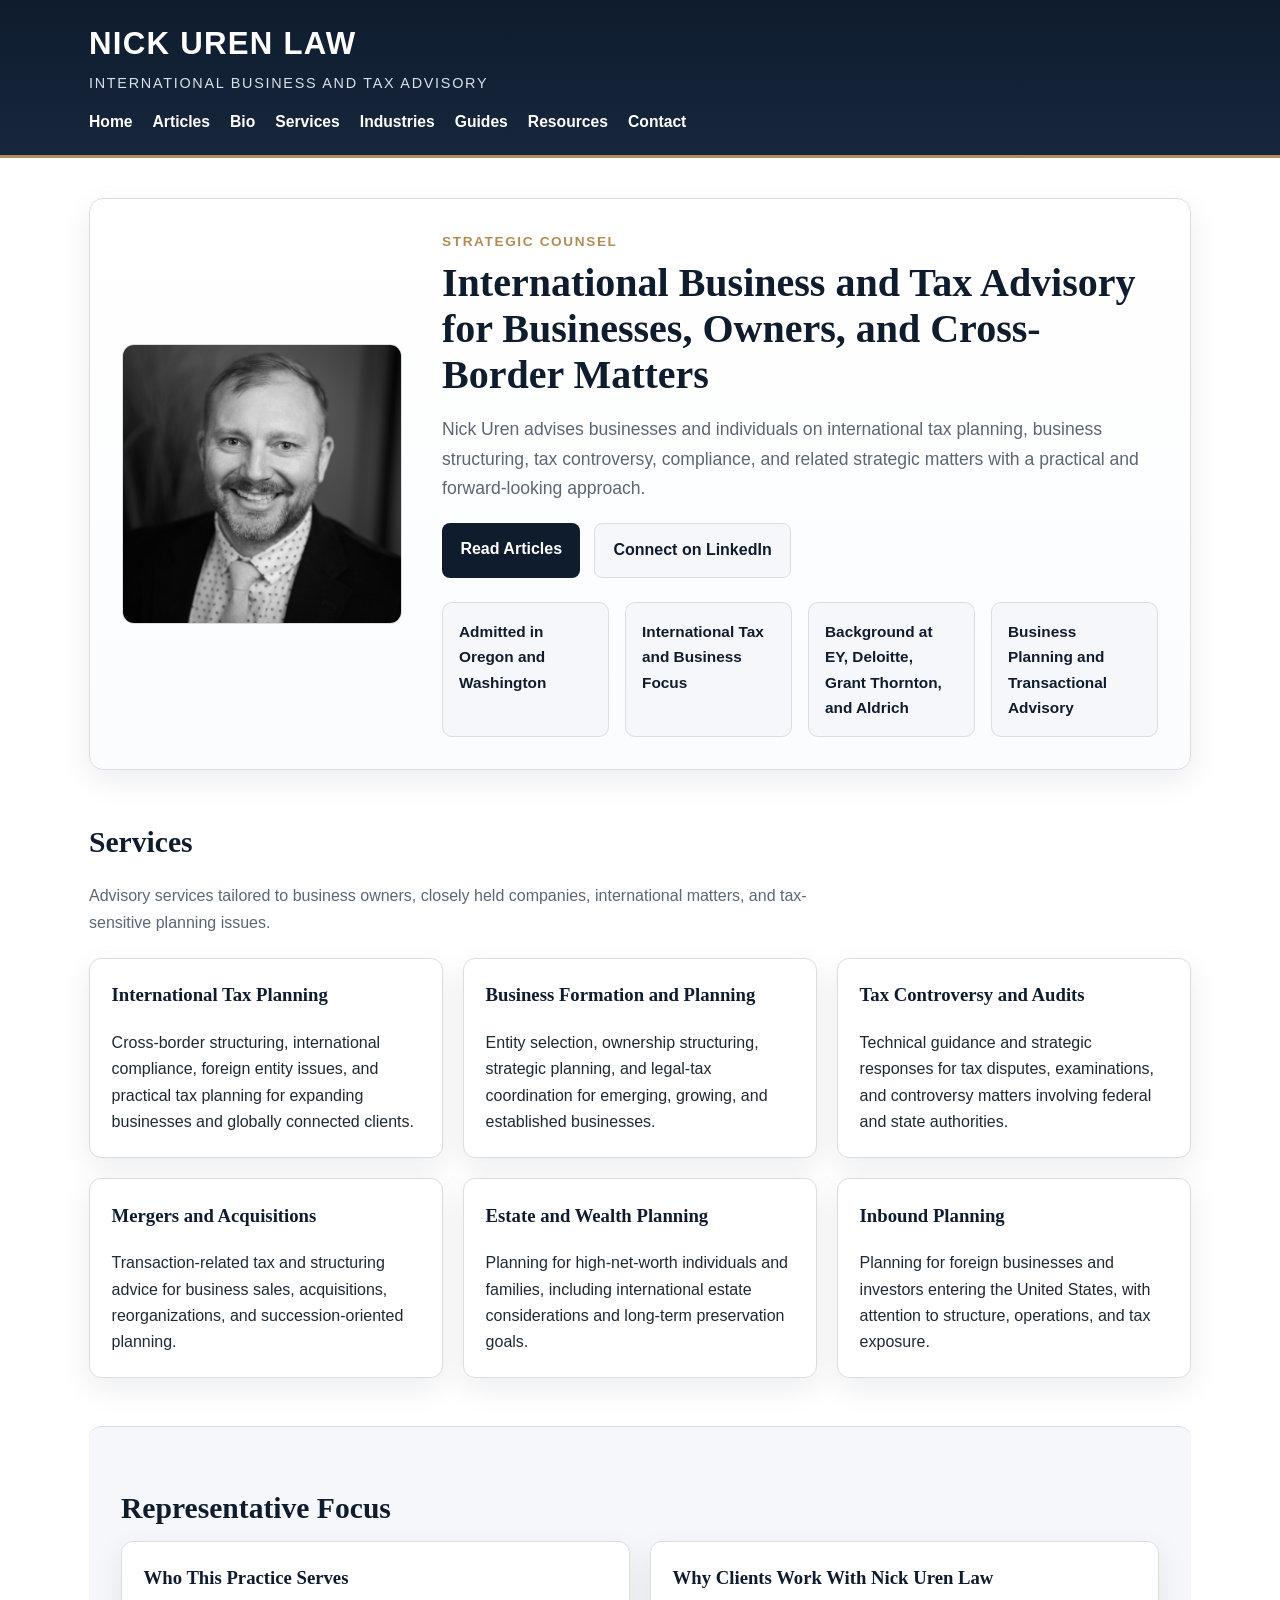
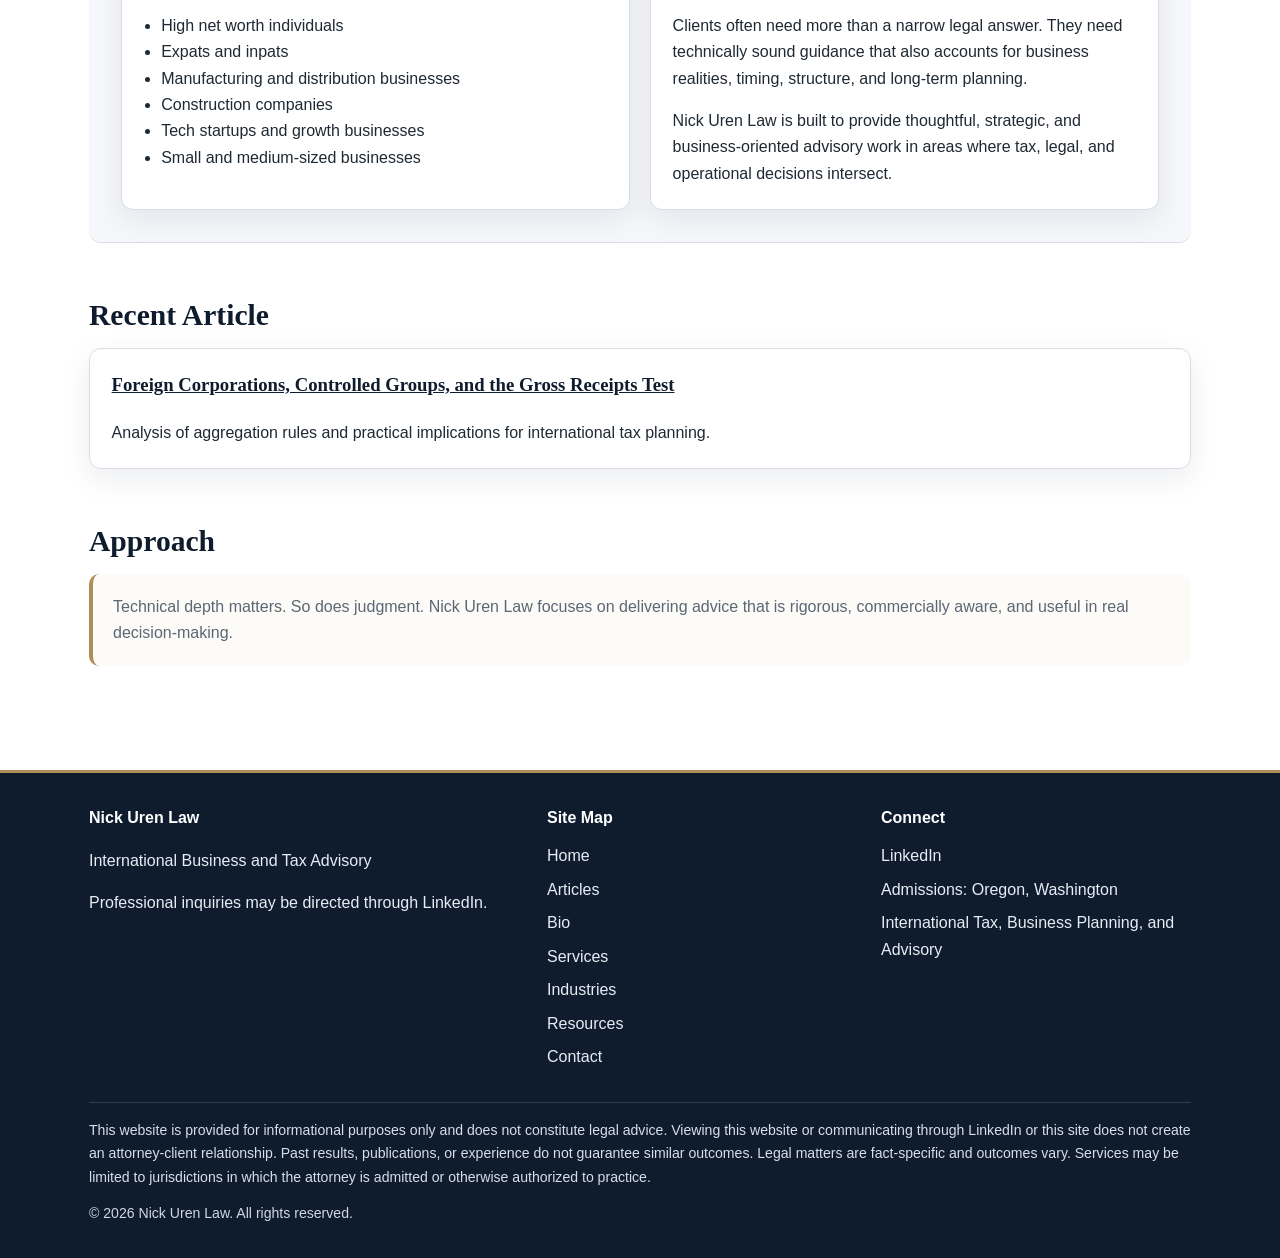
<file: index.html>
<!DOCTYPE html>
<html lang="en">
<head>
  <meta charset="UTF-8">
  <meta name="viewport" content="width=device-width, initial-scale=1.0">
  <title>Nick Uren Law</title>
  <meta name="description" content="Nick Uren Law provides international business and tax advisory services, including tax planning, cross-border matters, business structuring, and related thought leadership.">
  <link rel="stylesheet" href="styles.css">
</head>
<body>

<header class="site-header">
  <div class="header-inner">
    <a href="index.html" class="brand-link">
      <div class="brand-name">Nick Uren Law</div>
      <div class="brand-tagline">International Business and Tax Advisory</div>
    </a>
   <nav class="site-nav">
  <a href="index.html">Home</a>
  <a href="articles.html">Articles</a>
  <a href="bio.html">Bio</a>
  <a href="services.html">Services</a>
  <a href="industries.html">Industries</a>

  <div class="dropdown">
    <a href="#" class="dropdown-toggle">Guides</a>
    <div class="dropdown-menu">
      <a href="small-medium-business-international-tax.html">International Tax Issues for Small and Medium Business</a>
      <a href="international-tax-issues-for-individuals.html">International Tax Issues for Individuals</a>
      <a href="outbound-investments.html">Outbound Investments and Foreign Property</a>
      <a href="foreign-retirement-and-trust-reporting.html">Foreign Retirement, Pensions, and Trust Reporting</a>
      <a href="inbound-guidebook.html">Inbound Guidebook</a>
      <a href="tariff-updates.html">Tariff Updates</a>
    </div>
  </div>

  <a href="resources.html">Resources</a>
  <a href="contact.html">Contact</a>
</nav>
  </div>
</header>

<main class="container">
  <section class="hero">
    <img src="headshot.jpg" alt="Nick Uren">
    <div>
      <div class="eyebrow">Strategic Counsel</div>
      <h1>International Business and Tax Advisory for Businesses, Owners, and Cross-Border Matters</h1>
      <p class="lead">
        Nick Uren advises businesses and individuals on international tax planning, business structuring, tax controversy, compliance, and related strategic matters with a practical and forward-looking approach.
      </p>
      <div class="hero-actions">
        <a class="button-primary" href="articles.html">Read Articles</a>
        <a class="button-secondary" href="https://www.linkedin.com/in/nickuren/" target="_blank">Connect on LinkedIn</a>
      </div>
      <div class="credential-strip">
        <div class="credential">Admitted in Oregon and Washington</div>
        <div class="credential">International Tax and Business Focus</div>
        <div class="credential">Background at EY, Deloitte, Grant Thornton, and Aldrich</div>
        <div class="credential">Business Planning and Transactional Advisory</div>
      </div>
    </div>
  </section>

  <section class="section">
    <h2 class="section-title">Services</h2>
    <p class="section-intro">
      Advisory services tailored to business owners, closely held companies, international matters, and tax-sensitive planning issues.
    </p>
    <div class="grid-3">
      <div class="card">
        <h3>International Tax Planning</h3>
        <p>Cross-border structuring, international compliance, foreign entity issues, and practical tax planning for expanding businesses and globally connected clients.</p>
      </div>
      <div class="card">
        <h3>Business Formation and Planning</h3>
        <p>Entity selection, ownership structuring, strategic planning, and legal-tax coordination for emerging, growing, and established businesses.</p>
      </div>
      <div class="card">
        <h3>Tax Controversy and Audits</h3>
        <p>Technical guidance and strategic responses for tax disputes, examinations, and controversy matters involving federal and state authorities.</p>
      </div>
      <div class="card">
        <h3>Mergers and Acquisitions</h3>
        <p>Transaction-related tax and structuring advice for business sales, acquisitions, reorganizations, and succession-oriented planning.</p>
      </div>
      <div class="card">
        <h3>Estate and Wealth Planning</h3>
        <p>Planning for high-net-worth individuals and families, including international estate considerations and long-term preservation goals.</p>
      </div>
      <div class="card">
        <h3>Inbound Planning</h3>
        <p>Planning for foreign businesses and investors entering the United States, with attention to structure, operations, and tax exposure.</p>
      </div>
    </div>
  </section>

  <section class="section band" style="padding: 2rem; border-radius: 12px;">
    <h2 class="section-title">Representative Focus</h2>
    <div class="grid-2">
      <div class="card">
        <h3>Who This Practice Serves</h3>
        <ul class="list-clean">
          <li>High net worth individuals</li>
          <li>Expats and inpats</li>
          <li>Manufacturing and distribution businesses</li>
          <li>Construction companies</li>
          <li>Tech startups and growth businesses</li>
          <li>Small and medium-sized businesses</li>
        </ul>
      </div>
      <div class="card">
        <h3>Why Clients Work With Nick Uren Law</h3>
        <p>
          Clients often need more than a narrow legal answer. They need technically sound guidance that also accounts for business realities, timing, structure, and long-term planning.
        </p>
        <p>
          Nick Uren Law is built to provide thoughtful, strategic, and business-oriented advisory work in areas where tax, legal, and operational decisions intersect.
        </p>
      </div>
    </div>
  </section>

  <section class="section">
    <h2 class="section-title">Recent Article</h2>
    <div class="card">
      <h3>
        <a href="https://editions.thetaxadviser.com/article/Foreign+corporations%2C+controlled+groups%2C+and+the+gross+receipts+test/4680540/808397/article.html" target="_blank">
          Foreign Corporations, Controlled Groups, and the Gross Receipts Test
        </a>
      </h3>
      <p>
        Analysis of aggregation rules and practical implications for international tax planning.
      </p>
    </div>
  </section>

  <section class="section">
    <h2 class="section-title">Approach</h2>
    <div class="quote-box">
      Technical depth matters. So does judgment. Nick Uren Law focuses on delivering advice that is rigorous, commercially aware, and useful in real decision-making.
    </div>
  </section>
</main>

<footer class="site-footer">
  <div class="footer-inner">
    <div class="footer-grid">
      <div>
        <h4>Nick Uren Law</h4>
        <p>International Business and Tax Advisory</p>
        <p>Professional inquiries may be directed through LinkedIn.</p>
      </div>
      <div>
        <h4>Site Map</h4>
        <ul class="footer-links">
          <li><a href="index.html">Home</a></li>
          <li><a href="articles.html">Articles</a></li>
          <li><a href="bio.html">Bio</a></li>
          <li><a href="services.html">Services</a></li>
          <li><a href="industries.html">Industries</a></li>
          <li><a href="resources.html">Resources</a></li>
          <li><a href="contact.html">Contact</a></li>
        </ul>
      </div>
      <div>
        <h4>Connect</h4>
        <ul class="footer-meta">
          <li><a href="https://www.linkedin.com/in/nickuren/" target="_blank">LinkedIn</a></li>
          <li>Admissions: Oregon, Washington</li>
          <li>International Tax, Business Planning, and Advisory</li>
        </ul>
      </div>
    </div>

    <div class="disclaimer">
      This website is provided for informational purposes only and does not constitute legal advice. Viewing this website or communicating through LinkedIn or this site does not create an attorney-client relationship. Past results, publications, or experience do not guarantee similar outcomes. Legal matters are fact-specific and outcomes vary. Services may be limited to jurisdictions in which the attorney is admitted or otherwise authorized to practice.
    </div>

    <div class="copyright">
      &copy; 2026 Nick Uren Law. All rights reserved.
    </div>
  </div>
</footer>

</body>
</html>
</file>
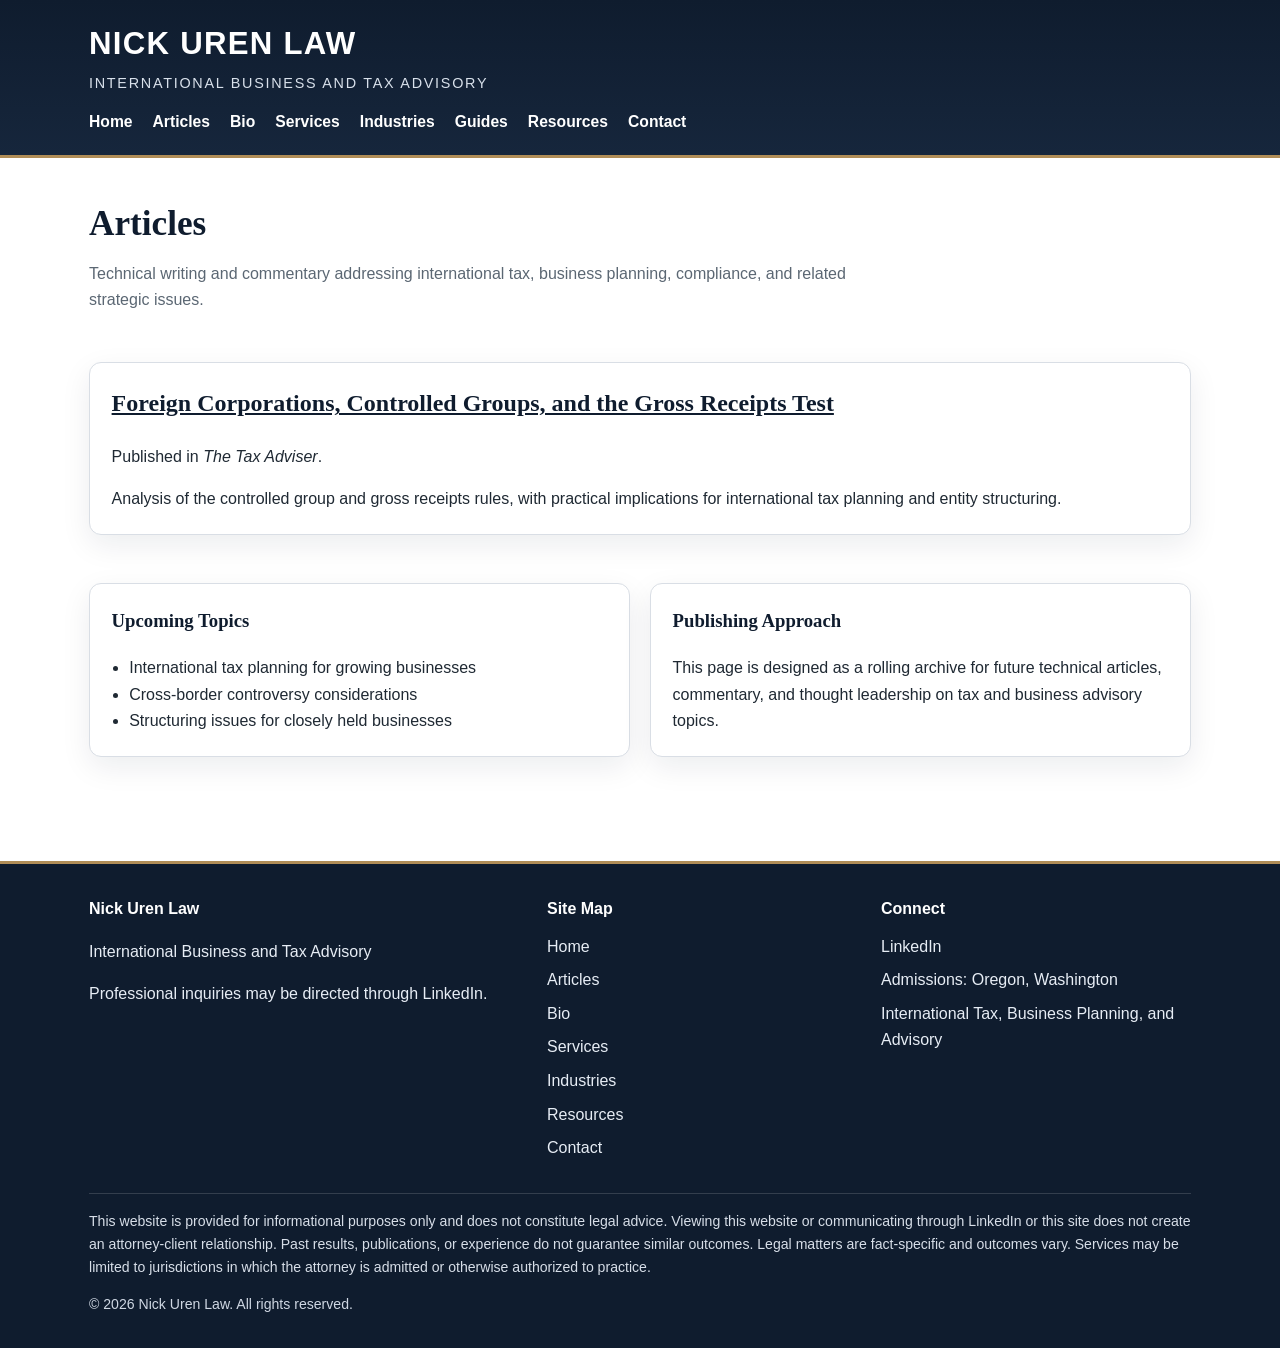
<file: articles.html>
<!DOCTYPE html>
<html lang="en">
<head>
  <meta charset="UTF-8">
  <meta name="viewport" content="width=device-width, initial-scale=1.0">
  <title>Articles | Nick Uren Law</title>
  <meta name="description" content="Articles and technical commentary by Nick Uren Law on international tax, business planning, compliance, and related advisory matters.">
  <link rel="stylesheet" href="styles.css">
</head>
<body>

<header class="site-header">
  <div class="header-inner">
    <a href="index.html" class="brand-link">
      <div class="brand-name">Nick Uren Law</div>
      <div class="brand-tagline">International Business and Tax Advisory</div>
    </a>
    <nav class="site-nav">
  <a href="index.html">Home</a>
  <a href="articles.html">Articles</a>
  <a href="bio.html">Bio</a>
  <a href="services.html">Services</a>
  <a href="industries.html">Industries</a>

  <div class="dropdown">
    <a href="#" class="dropdown-toggle">Guides</a>
    <div class="dropdown-menu">
      <a href="small-medium-business-international-tax.html">International Tax Issues for Small and Medium Business</a>
      <a href="international-tax-issues-for-individuals.html">International Tax Issues for Individuals</a>
      <a href="outbound-investments.html">Outbound Investments and Foreign Property</a>
      <a href="foreign-retirement-and-trust-reporting.html">Foreign Retirement, Pensions, and Trust Reporting</a>
      <a href="inbound-guidebook.html">Inbound Guidebook</a>
      <a href="tariff-updates.html">Tariff Updates</a>
    </div>
  </div>

  <a href="resources.html">Resources</a>
  <a href="contact.html">Contact</a>
</nav>
  </div>
</header>

<main class="container">
  <div class="page-header">
    <h1 class="page-title">Articles</h1>
    <p class="page-subtitle">
      Technical writing and commentary addressing international tax, business planning, compliance, and related strategic issues.
    </p>
  </div>

  <section class="section">
    <div class="card">
      <h2>
        <a href="https://editions.thetaxadviser.com/article/Foreign+corporations%2C+controlled+groups%2C+and+the+gross+receipts+test/4680540/808397/article.html" target="_blank">
          Foreign Corporations, Controlled Groups, and the Gross Receipts Test
        </a>
      </h2>
      <p>Published in <em>The Tax Adviser</em>.</p>
      <p>
        Analysis of the controlled group and gross receipts rules, with practical implications for international tax planning and entity structuring.
      </p>
    </div>
  </section>

  <section class="section">
    <div class="grid-2">
      <div class="card">
        <h3>Upcoming Topics</h3>
        <ul class="list-clean">
          <li>International tax planning for growing businesses</li>
          <li>Cross-border controversy considerations</li>
          <li>Structuring issues for closely held businesses</li>
        </ul>
      </div>
      <div class="card">
        <h3>Publishing Approach</h3>
        <p>
          This page is designed as a rolling archive for future technical articles, commentary, and thought leadership on tax and business advisory topics.
        </p>
      </div>
    </div>
  </section>
  
</main>

<footer class="site-footer">
  <div class="footer-inner">
    <div class="footer-grid">
      <div>
        <h4>Nick Uren Law</h4>
        <p>International Business and Tax Advisory</p>
        <p>Professional inquiries may be directed through LinkedIn.</p>
      </div>
      <div>
        <h4>Site Map</h4>
        <ul class="footer-links">
          <li><a href="index.html">Home</a></li>
          <li><a href="articles.html">Articles</a></li>
          <li><a href="bio.html">Bio</a></li>
          <li><a href="services.html">Services</a></li>
          <li><a href="industries.html">Industries</a></li>
          <li><a href="resources.html">Resources</a></li>
          <li><a href="contact.html">Contact</a></li>
        </ul>
      </div>
      <div>
        <h4>Connect</h4>
        <ul class="footer-meta">
          <li><a href="https://www.linkedin.com/in/nickuren/" target="_blank">LinkedIn</a></li>
          <li>Admissions: Oregon, Washington</li>
          <li>International Tax, Business Planning, and Advisory</li>
        </ul>
      </div>
    </div>

    <div class="disclaimer">
      This website is provided for informational purposes only and does not constitute legal advice. Viewing this website or communicating through LinkedIn or this site does not create an attorney-client relationship. Past results, publications, or experience do not guarantee similar outcomes. Legal matters are fact-specific and outcomes vary. Services may be limited to jurisdictions in which the attorney is admitted or otherwise authorized to practice.
    </div>

    <div class="copyright">
      &copy; 2026 Nick Uren Law. All rights reserved.
    </div>
  </div>
</footer>

</body>
</html>
</file>
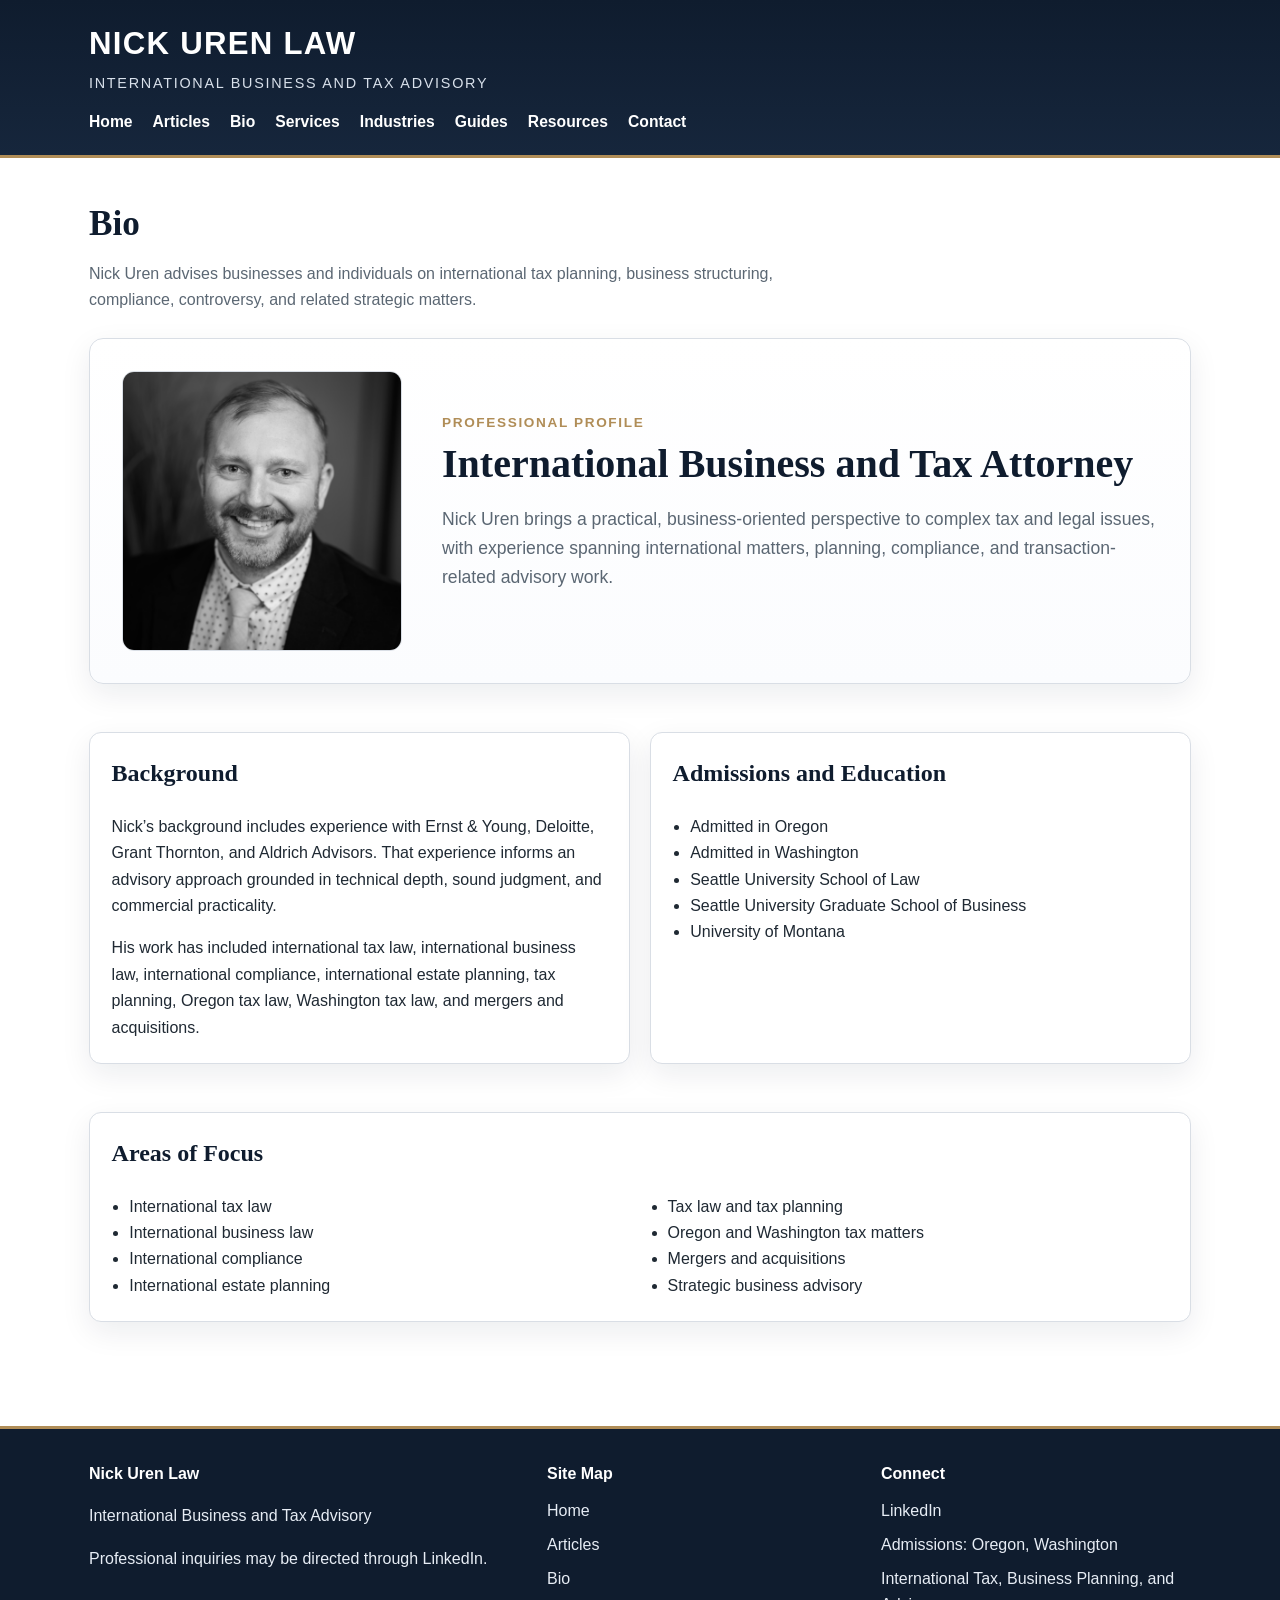
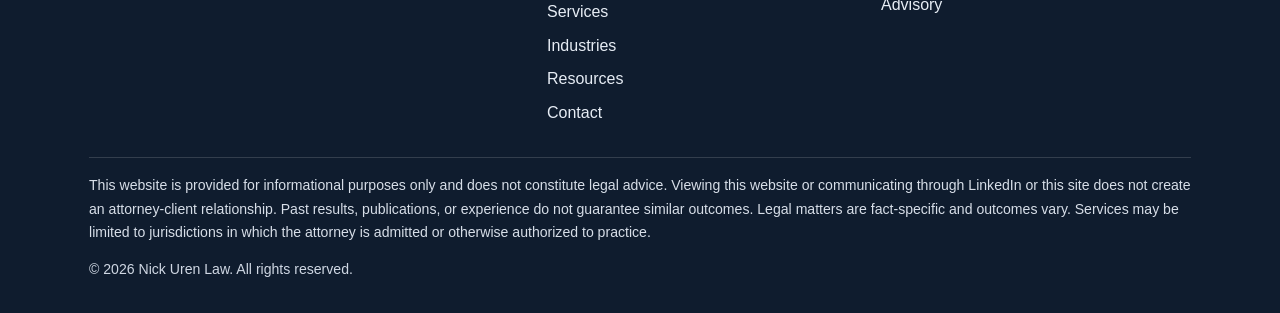
<file: bio.html>
<!DOCTYPE html>
<html lang="en">
<head>
  <meta charset="UTF-8">
  <meta name="viewport" content="width=device-width, initial-scale=1.0">
  <title>Bio | Nick Uren Law</title>
  <meta name="description" content="Learn more about Nick Uren, an international business and tax attorney advising on cross-border planning, compliance, controversy, and related strategic matters.">
  <link rel="stylesheet" href="styles.css">
</head>
<body>

<header class="site-header">
  <div class="header-inner">
    <a href="index.html" class="brand-link">
      <div class="brand-name">Nick Uren Law</div>
      <div class="brand-tagline">International Business and Tax Advisory</div>
    </a>
    <nav class="site-nav">
  <a href="index.html">Home</a>
  <a href="articles.html">Articles</a>
  <a href="bio.html">Bio</a>
  <a href="services.html">Services</a>
  <a href="industries.html">Industries</a>

  <div class="dropdown">
    <a href="#" class="dropdown-toggle">Guides</a>
    <div class="dropdown-menu">
      <a href="small-medium-business-international-tax.html">International Tax Issues for Small and Medium Business</a>
      <a href="international-tax-issues-for-individuals.html">International Tax Issues for Individuals</a>
      <a href="outbound-investments.html">Outbound Investments and Foreign Property</a>
      <a href="foreign-retirement-and-trust-reporting.html">Foreign Retirement, Pensions, and Trust Reporting</a>
      <a href="inbound-guidebook.html">Inbound Guidebook</a>
      <a href="tariff-updates.html">Tariff Updates</a>
    </div>
  </div>

  <a href="resources.html">Resources</a>
  <a href="contact.html">Contact</a>
</nav>
  </div>
</header>

<main class="container">
  <div class="page-header">
    <h1 class="page-title">Bio</h1>
    <p class="page-subtitle">
      Nick Uren advises businesses and individuals on international tax planning, business structuring, compliance, controversy, and related strategic matters.
    </p>
  </div>

  <section class="hero">
    <img src="headshot.jpg" alt="Nick Uren">
    <div>
      <div class="eyebrow">Professional Profile</div>
      <h1>International Business and Tax Attorney</h1>
      <p class="lead">
        Nick Uren brings a practical, business-oriented perspective to complex tax and legal issues, with experience spanning international matters, planning, compliance, and transaction-related advisory work.
      </p>
    </div>
  </section>

  <section class="section">
    <div class="grid-2">
      <div class="card">
        <h2>Background</h2>
        <p>
          Nick’s background includes experience with Ernst &amp; Young, Deloitte, Grant Thornton, and Aldrich Advisors. That experience informs an advisory approach grounded in technical depth, sound judgment, and commercial practicality.
        </p>
        <p>
          His work has included international tax law, international business law, international compliance, international estate planning, tax planning, Oregon tax law, Washington tax law, and mergers and acquisitions.
        </p>
      </div>

      <div class="card">
        <h2>Admissions and Education</h2>
        <ul class="list-clean">
          <li>Admitted in Oregon</li>
          <li>Admitted in Washington</li>
          <li>Seattle University School of Law</li>
          <li>Seattle University Graduate School of Business</li>
          <li>University of Montana</li>
        </ul>
      </div>
    </div>
  </section>

  <section class="section">
    <div class="card">
      <h2>Areas of Focus</h2>
      <div class="grid-2">
        <ul class="list-clean">
          <li>International tax law</li>
          <li>International business law</li>
          <li>International compliance</li>
          <li>International estate planning</li>
        </ul>
        <ul class="list-clean">
          <li>Tax law and tax planning</li>
          <li>Oregon and Washington tax matters</li>
          <li>Mergers and acquisitions</li>
          <li>Strategic business advisory</li>
        </ul>
      </div>
    </div>
  </section>
</main>

<footer class="site-footer">
  <div class="footer-inner">
    <div class="footer-grid">
      <div>
        <h4>Nick Uren Law</h4>
        <p>International Business and Tax Advisory</p>
        <p>Professional inquiries may be directed through LinkedIn.</p>
      </div>
      <div>
        <h4>Site Map</h4>
        <ul class="footer-links">
          <li><a href="index.html">Home</a></li>
          <li><a href="articles.html">Articles</a></li>
          <li><a href="bio.html">Bio</a></li>
          <li><a href="services.html">Services</a></li>
          <li><a href="industries.html">Industries</a></li>
          <li><a href="resources.html">Resources</a></li>
          <li><a href="contact.html">Contact</a></li>
        </ul>
      </div>
      <div>
        <h4>Connect</h4>
        <ul class="footer-meta">
          <li><a href="https://www.linkedin.com/in/nickuren/" target="_blank">LinkedIn</a></li>
          <li>Admissions: Oregon, Washington</li>
          <li>International Tax, Business Planning, and Advisory</li>
        </ul>
      </div>
    </div>

    <div class="disclaimer">
      This website is provided for informational purposes only and does not constitute legal advice. Viewing this website or communicating through LinkedIn or this site does not create an attorney-client relationship. Past results, publications, or experience do not guarantee similar outcomes. Legal matters are fact-specific and outcomes vary. Services may be limited to jurisdictions in which the attorney is admitted or otherwise authorized to practice.
    </div>

    <div class="copyright">
      &copy; 2026 Nick Uren Law. All rights reserved.
    </div>
  </div>
</footer>

</body>
</html>
</file>
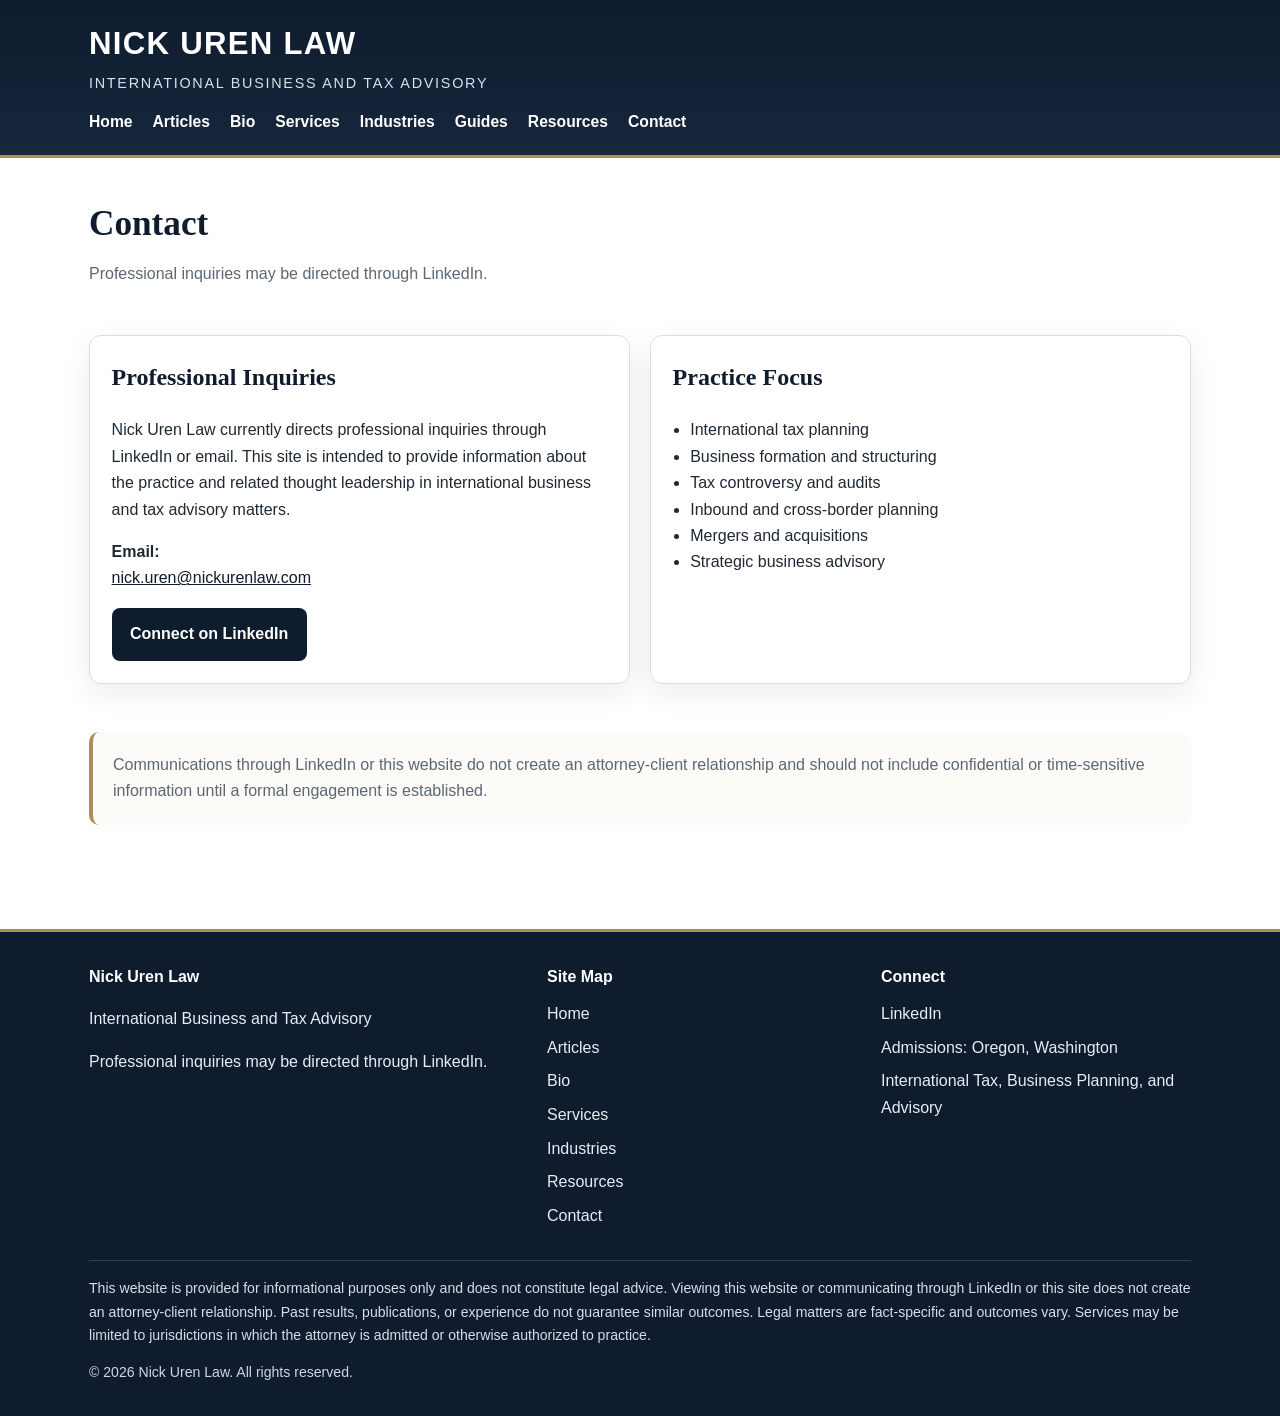
<file: contact.html>
<!DOCTYPE html>
<html lang="en">
<head>
  <meta charset="UTF-8">
  <meta name="viewport" content="width=device-width, initial-scale=1.0">
  <title>Contact | Nick Uren Law</title>
  <meta name="description" content="Contact Nick Uren Law for professional inquiries regarding international business and tax advisory matters.">
  <link rel="stylesheet" href="styles.css">
</head>
<body>

<header class="site-header">
  <div class="header-inner">
    <a href="index.html" class="brand-link">
      <div class="brand-name">Nick Uren Law</div>
      <div class="brand-tagline">International Business and Tax Advisory</div>
    </a>
    <nav class="site-nav">
  <a href="index.html">Home</a>
  <a href="articles.html">Articles</a>
  <a href="bio.html">Bio</a>
  <a href="services.html">Services</a>
  <a href="industries.html">Industries</a>

  <div class="dropdown">
    <a href="#" class="dropdown-toggle">Guides</a>
    <div class="dropdown-menu">
      <a href="small-medium-business-international-tax.html">International Tax Issues for Small and Medium Business</a>
      <a href="international-tax-issues-for-individuals.html">International Tax Issues for Individuals</a>
      <a href="outbound-investments.html">Outbound Investments and Foreign Property</a>
      <a href="foreign-retirement-and-trust-reporting.html">Foreign Retirement, Pensions, and Trust Reporting</a>
      <a href="inbound-guidebook.html">Inbound Guidebook</a>
      <a href="tariff-updates.html">Tariff Updates</a>
    </div>
  </div>

  <a href="resources.html">Resources</a>
  <a href="contact.html">Contact</a>
</nav>
  </div>
</header>

<main class="container">
  <div class="page-header">
    <h1 class="page-title">Contact</h1>
    <p class="page-subtitle">
      Professional inquiries may be directed through LinkedIn.
    </p>
  </div>

  <section class="section">
    <div class="grid-2">
      <div class="card">
  <h2>Professional Inquiries</h2>
  <p>
    Nick Uren Law currently directs professional inquiries through LinkedIn or email. This site is intended to provide information about the practice and related thought leadership in international business and tax advisory matters.
  </p>

  <p>
    <strong>Email:</strong><br>
    <a href="mailto:nick.uren@nickurenlaw.com">nick.uren@nickurenlaw.com</a>
  </p>

  <p>
    <a class="button-primary" href="https://www.linkedin.com/in/nickuren/" target="_blank">
      Connect on LinkedIn
    </a>
  </p>
</div>

      <div class="card">
        <h2>Practice Focus</h2>
        <ul class="list-clean">
          <li>International tax planning</li>
          <li>Business formation and structuring</li>
          <li>Tax controversy and audits</li>
          <li>Inbound and cross-border planning</li>
          <li>Mergers and acquisitions</li>
          <li>Strategic business advisory</li>
        </ul>
      </div>
    </div>
  </section>

  <section class="section">
    <div class="quote-box">
      Communications through LinkedIn or this website do not create an attorney-client relationship and should not include confidential or time-sensitive information until a formal engagement is established.
    </div>
  </section>
</main>

<footer class="site-footer">
  <div class="footer-inner">
    <div class="footer-grid">
      <div>
        <h4>Nick Uren Law</h4>
        <p>International Business and Tax Advisory</p>
        <p>Professional inquiries may be directed through LinkedIn.</p>
      </div>
      <div>
        <h4>Site Map</h4>
        <ul class="footer-links">
          <li><a href="index.html">Home</a></li>
          <li><a href="articles.html">Articles</a></li>
          <li><a href="bio.html">Bio</a></li>
          <li><a href="services.html">Services</a></li>
          <li><a href="industries.html">Industries</a></li>
          <li><a href="resources.html">Resources</a></li>
          <li><a href="contact.html">Contact</a></li>
        </ul>
      </div>
      <div>
        <h4>Connect</h4>
        <ul class="footer-meta">
          <li><a href="https://www.linkedin.com/in/nickuren/" target="_blank">LinkedIn</a></li>
          <li>Admissions: Oregon, Washington</li>
          <li>International Tax, Business Planning, and Advisory</li>
        </ul>
      </div>
    </div>

    <div class="disclaimer">
      This website is provided for informational purposes only and does not constitute legal advice. Viewing this website or communicating through LinkedIn or this site does not create an attorney-client relationship. Past results, publications, or experience do not guarantee similar outcomes. Legal matters are fact-specific and outcomes vary. Services may be limited to jurisdictions in which the attorney is admitted or otherwise authorized to practice.
    </div>

    <div class="copyright">
      &copy; 2026 Nick Uren Law. All rights reserved.
    </div>
  </div>
</footer>

</body>
</html>
</file>
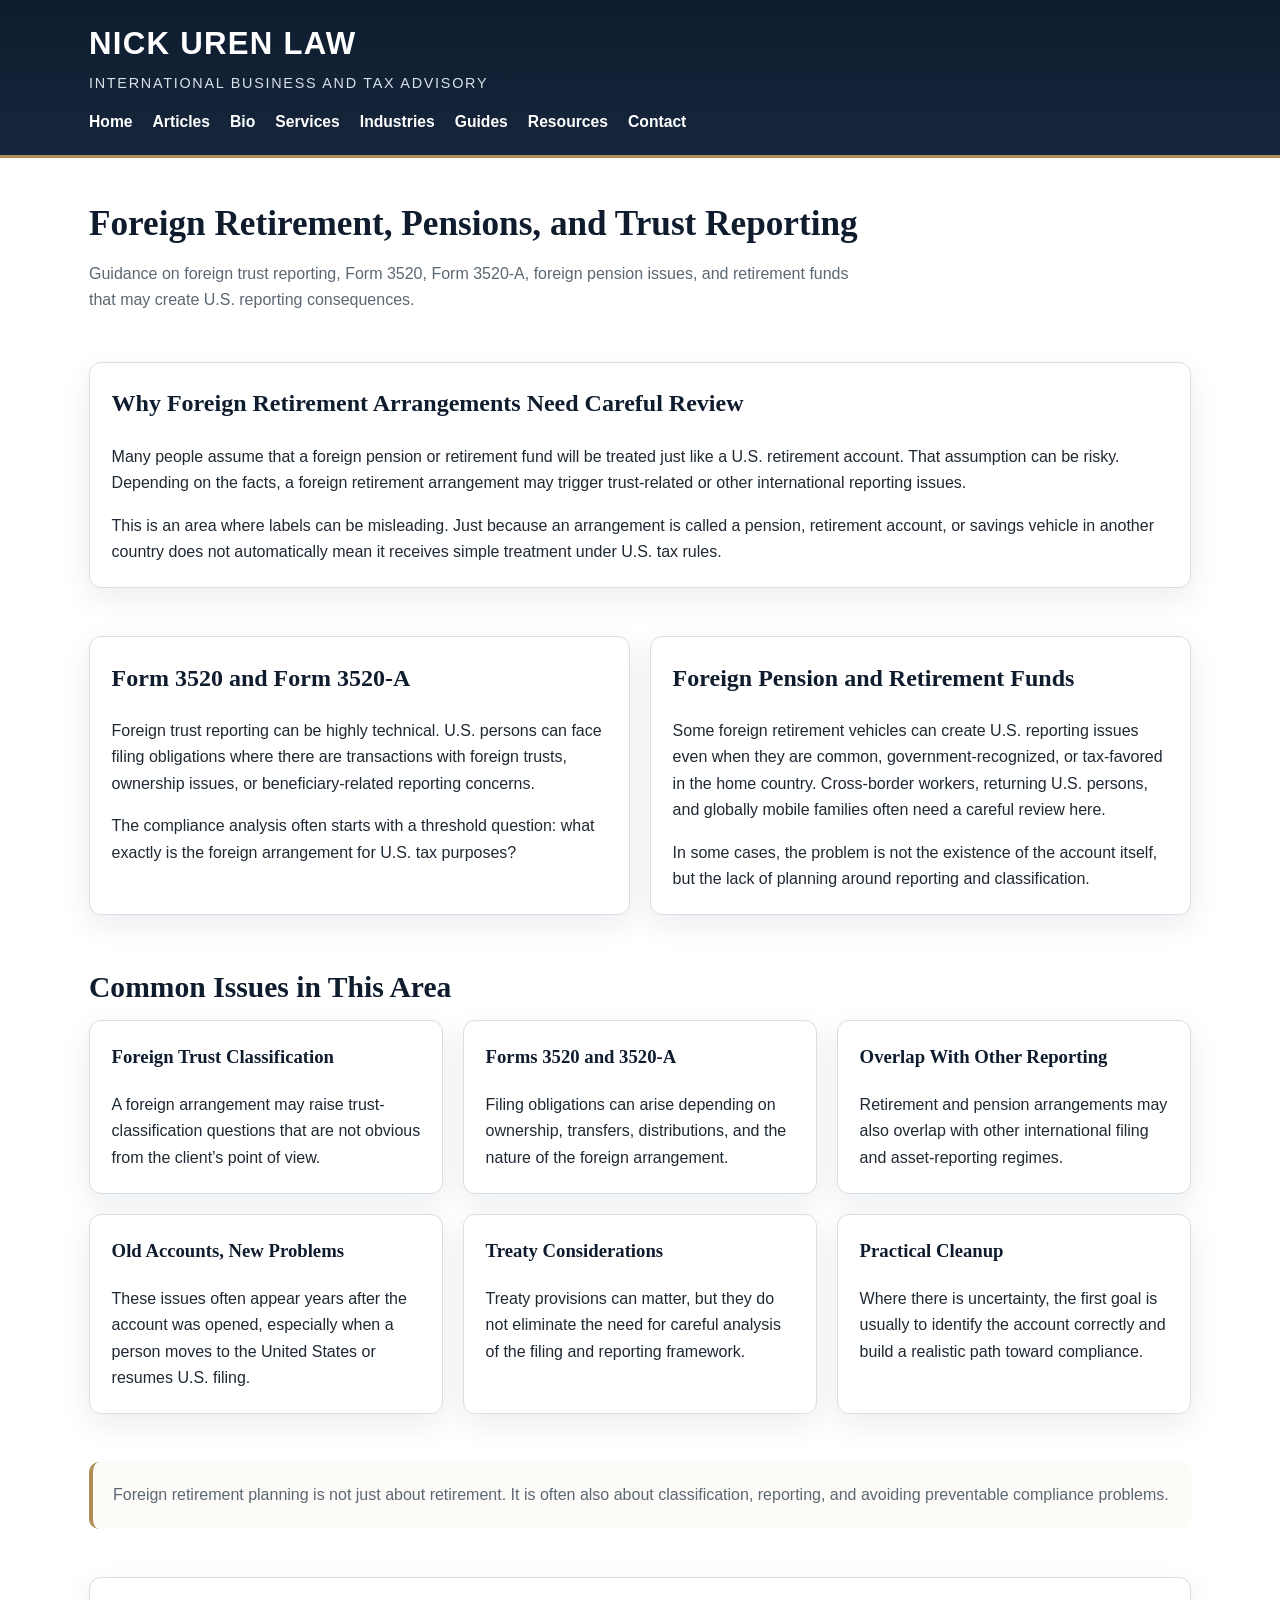
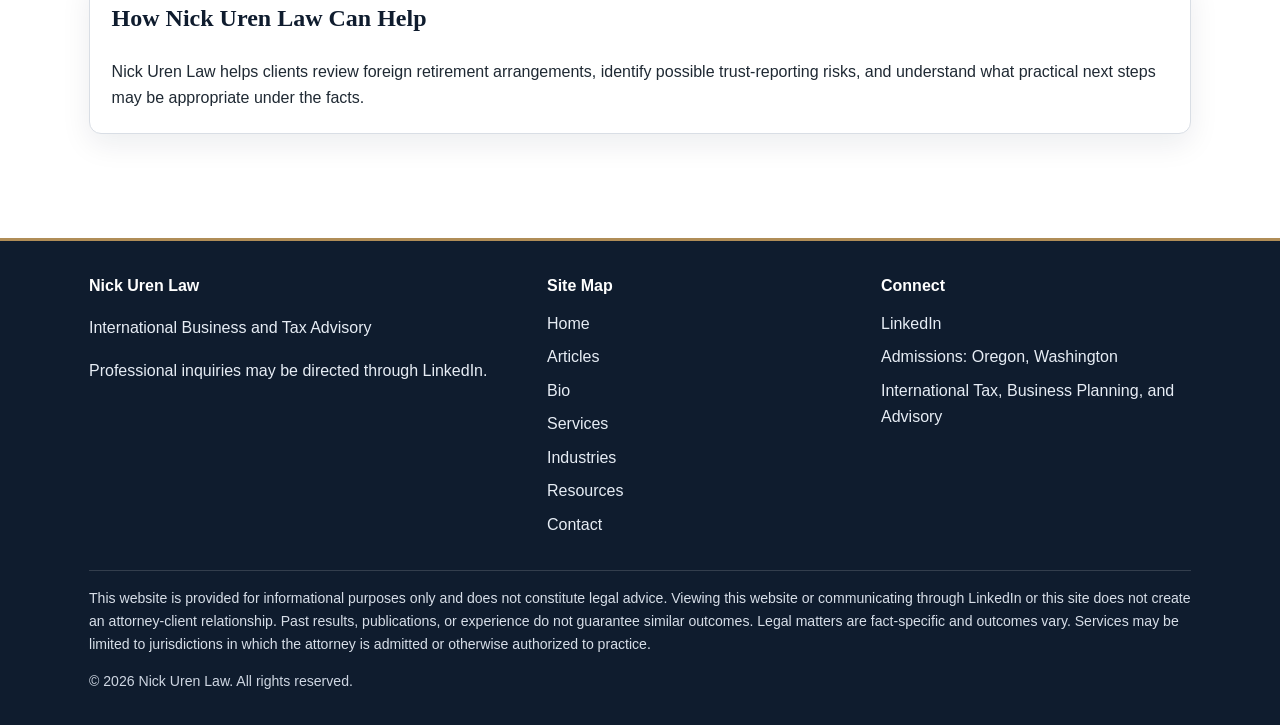
<file: foreign-retirement-and-trust-reporting.html>
<!DOCTYPE html>
<html lang="en">
<head>
  <meta charset="UTF-8">
  <meta name="viewport" content="width=device-width, initial-scale=1.0">
  <title>Foreign Retirement, Pensions, and Trust Reporting | Nick Uren Law</title>
  <meta name="description" content="Foreign trust reporting, Form 3520, Form 3520-A, foreign pensions, retirement funds, and cross-border reporting issues for U.S. persons with foreign retirement arrangements.">
  <link rel="stylesheet" href="styles.css">
</head>
<body>

<header class="site-header">
  <div class="header-inner">
    <a href="index.html" class="brand-link">
      <div class="brand-name">Nick Uren Law</div>
      <div class="brand-tagline">International Business and Tax Advisory</div>
    </a>
    <nav class="site-nav">
      <a href="index.html">Home</a>
      <a href="articles.html">Articles</a>
      <a href="bio.html">Bio</a>
      <a href="services.html">Services</a>
      <a href="industries.html">Industries</a>

      <div class="dropdown">
    <a href="#" class="dropdown-toggle">Guides</a>
    <div class="dropdown-menu">
      <a href="small-medium-business-international-tax.html">International Tax Issues for Small and Medium Business</a>
      <a href="international-tax-issues-for-individuals.html">International Tax Issues for Individuals</a>
      <a href="outbound-investments.html">Outbound Investments and Foreign Property</a>
      <a href="foreign-retirement-and-trust-reporting.html">Foreign Retirement, Pensions, and Trust Reporting</a>
      <a href="inbound-guidebook.html">Inbound Guidebook</a>
      <a href="tariff-updates.html">Tariff Updates</a>
    </div>
  </div>
      
      <a href="resources.html">Resources</a>
      <a href="contact.html">Contact</a>
    </nav>
  </div>
</header>

<main class="container">
  <div class="page-header">
    <h1 class="page-title">Foreign Retirement, Pensions, and Trust Reporting</h1>
    <p class="page-subtitle">
      Guidance on foreign trust reporting, Form 3520, Form 3520-A, foreign pension issues, and retirement funds that may create U.S. reporting consequences.
    </p>
  </div>

  <section class="section">
    <div class="card">
      <h2>Why Foreign Retirement Arrangements Need Careful Review</h2>
      <p>
        Many people assume that a foreign pension or retirement fund will be treated just like a U.S. retirement account. That assumption can be risky. Depending on the facts, a foreign retirement arrangement may trigger trust-related or other international reporting issues.
      </p>
      <p>
        This is an area where labels can be misleading. Just because an arrangement is called a pension, retirement account, or savings vehicle in another country does not automatically mean it receives simple treatment under U.S. tax rules.
      </p>
    </div>
  </section>

  <section class="section">
    <div class="grid-2">
      <div class="card">
        <h2>Form 3520 and Form 3520-A</h2>
        <p>
          Foreign trust reporting can be highly technical. U.S. persons can face filing obligations where there are transactions with foreign trusts, ownership issues, or beneficiary-related reporting concerns.
        </p>
        <p>
          The compliance analysis often starts with a threshold question: what exactly is the foreign arrangement for U.S. tax purposes?
        </p>
      </div>

      <div class="card">
        <h2>Foreign Pension and Retirement Funds</h2>
        <p>
          Some foreign retirement vehicles can create U.S. reporting issues even when they are common, government-recognized, or tax-favored in the home country. Cross-border workers, returning U.S. persons, and globally mobile families often need a careful review here.
        </p>
        <p>
          In some cases, the problem is not the existence of the account itself, but the lack of planning around reporting and classification.
        </p>
      </div>
    </div>
  </section>

  <section class="section">
    <h2 class="section-title">Common Issues in This Area</h2>
    <div class="grid-3">
      <div class="card">
        <h3>Foreign Trust Classification</h3>
        <p>
          A foreign arrangement may raise trust-classification questions that are not obvious from the client’s point of view.
        </p>
      </div>
      <div class="card">
        <h3>Forms 3520 and 3520-A</h3>
        <p>
          Filing obligations can arise depending on ownership, transfers, distributions, and the nature of the foreign arrangement.
        </p>
      </div>
      <div class="card">
        <h3>Overlap With Other Reporting</h3>
        <p>
          Retirement and pension arrangements may also overlap with other international filing and asset-reporting regimes.
        </p>
      </div>
      <div class="card">
        <h3>Old Accounts, New Problems</h3>
        <p>
          These issues often appear years after the account was opened, especially when a person moves to the United States or resumes U.S. filing.
        </p>
      </div>
      <div class="card">
        <h3>Treaty Considerations</h3>
        <p>
          Treaty provisions can matter, but they do not eliminate the need for careful analysis of the filing and reporting framework.
        </p>
      </div>
      <div class="card">
        <h3>Practical Cleanup</h3>
        <p>
          Where there is uncertainty, the first goal is usually to identify the account correctly and build a realistic path toward compliance.
        </p>
      </div>
    </div>
  </section>

  <section class="section">
    <div class="quote-box">
      Foreign retirement planning is not just about retirement. It is often also about classification, reporting, and avoiding preventable compliance problems.
    </div>
  </section>

  <section class="section">
    <div class="card">
      <h2>How Nick Uren Law Can Help</h2>
      <p>
        Nick Uren Law helps clients review foreign retirement arrangements, identify possible trust-reporting risks, and understand what practical next steps may be appropriate under the facts.
      </p>
    </div>
  </section>
</main>

<footer class="site-footer">
  <div class="footer-inner">
    <div class="footer-grid">
      <div>
        <h4>Nick Uren Law</h4>
        <p>International Business and Tax Advisory</p>
        <p>Professional inquiries may be directed through LinkedIn.</p>
      </div>
      <div>
        <h4>Site Map</h4>
        <ul class="footer-links">
          <li><a href="index.html">Home</a></li>
          <li><a href="articles.html">Articles</a></li>
          <li><a href="bio.html">Bio</a></li>
          <li><a href="services.html">Services</a></li>
          <li><a href="industries.html">Industries</a></li>
          <li><a href="resources.html">Resources</a></li>
          <li><a href="contact.html">Contact</a></li>
        </ul>
      </div>
      <div>
        <h4>Connect</h4>
        <ul class="footer-meta">
          <li><a href="https://www.linkedin.com/in/nickuren/" target="_blank">LinkedIn</a></li>
          <li>Admissions: Oregon, Washington</li>
          <li>International Tax, Business Planning, and Advisory</li>
        </ul>
      </div>
    </div>

    <div class="disclaimer">
      This website is provided for informational purposes only and does not constitute legal advice. Viewing this website or communicating through LinkedIn or this site does not create an attorney-client relationship. Past results, publications, or experience do not guarantee similar outcomes. Legal matters are fact-specific and outcomes vary. Services may be limited to jurisdictions in which the attorney is admitted or otherwise authorized to practice.
    </div>

    <div class="copyright">
      &copy; 2026 Nick Uren Law. All rights reserved.
    </div>
  </div>
</footer>

</body>
</html>
</file>
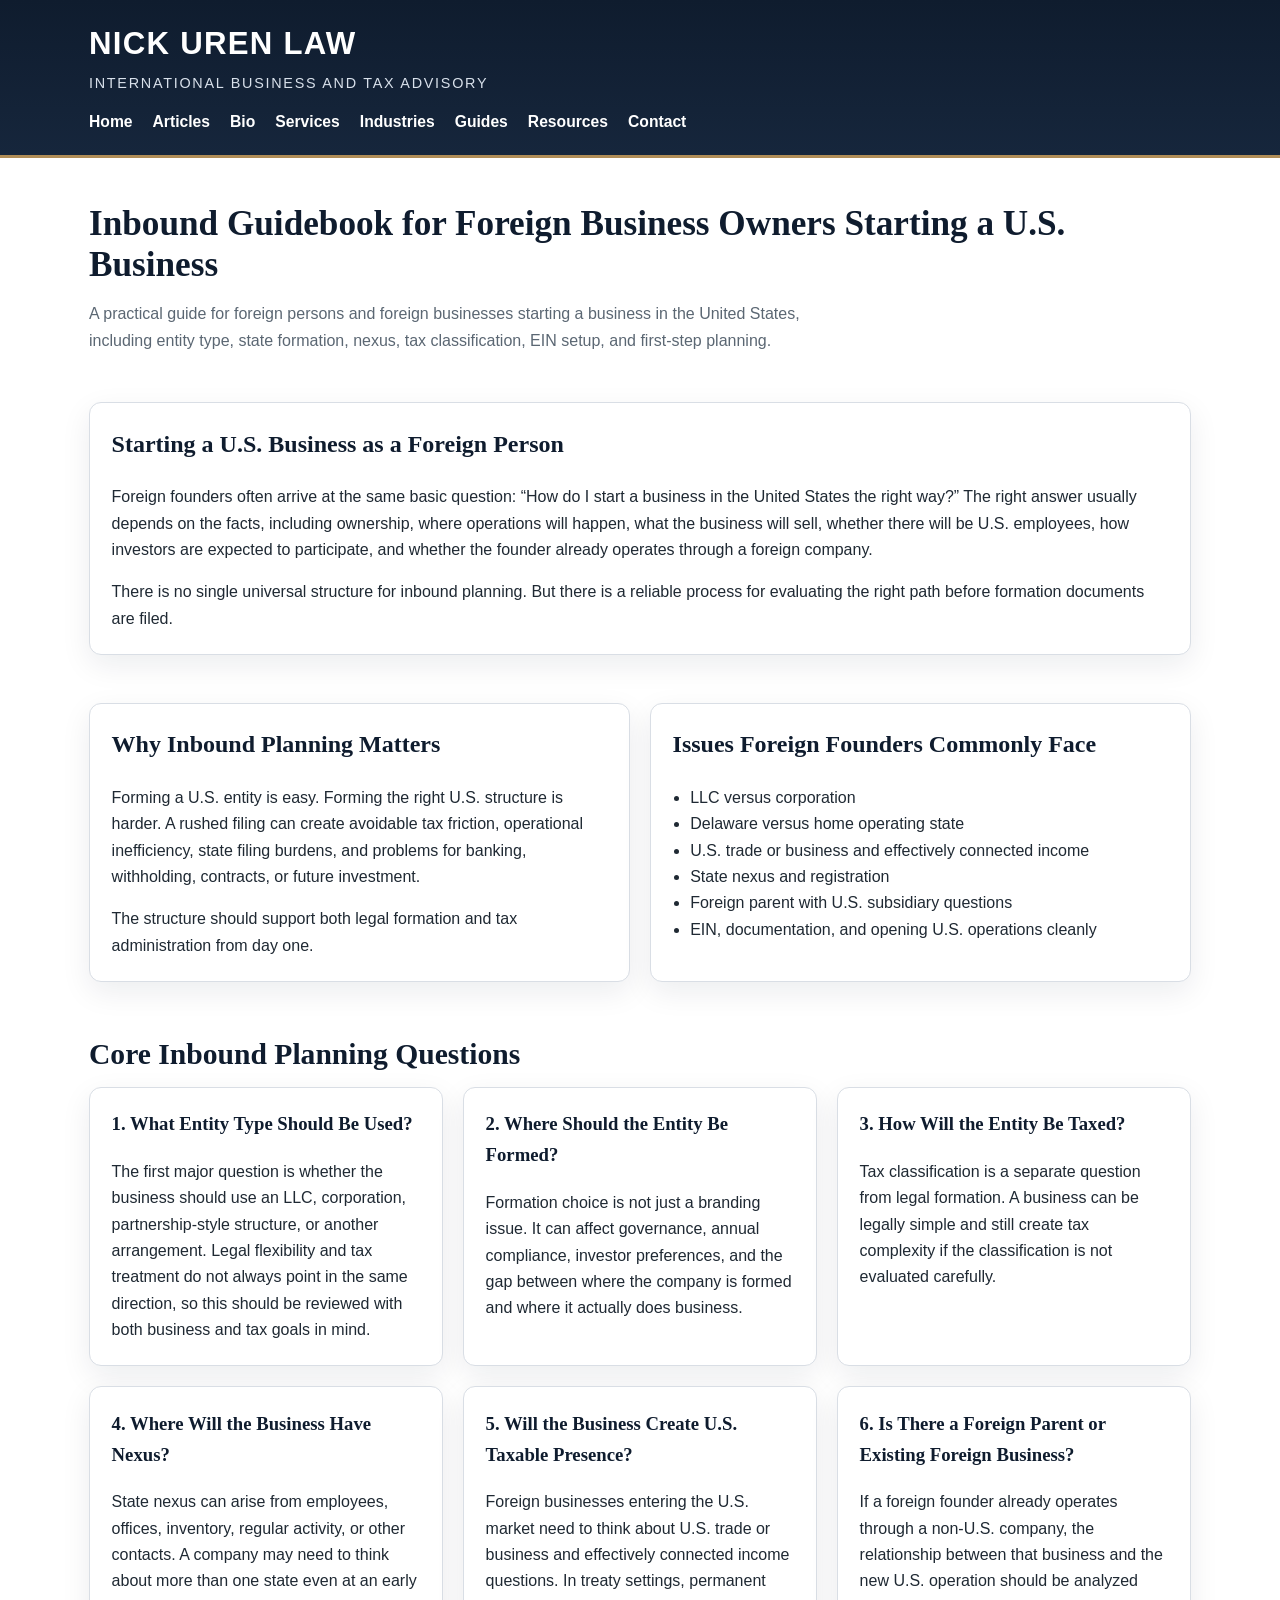
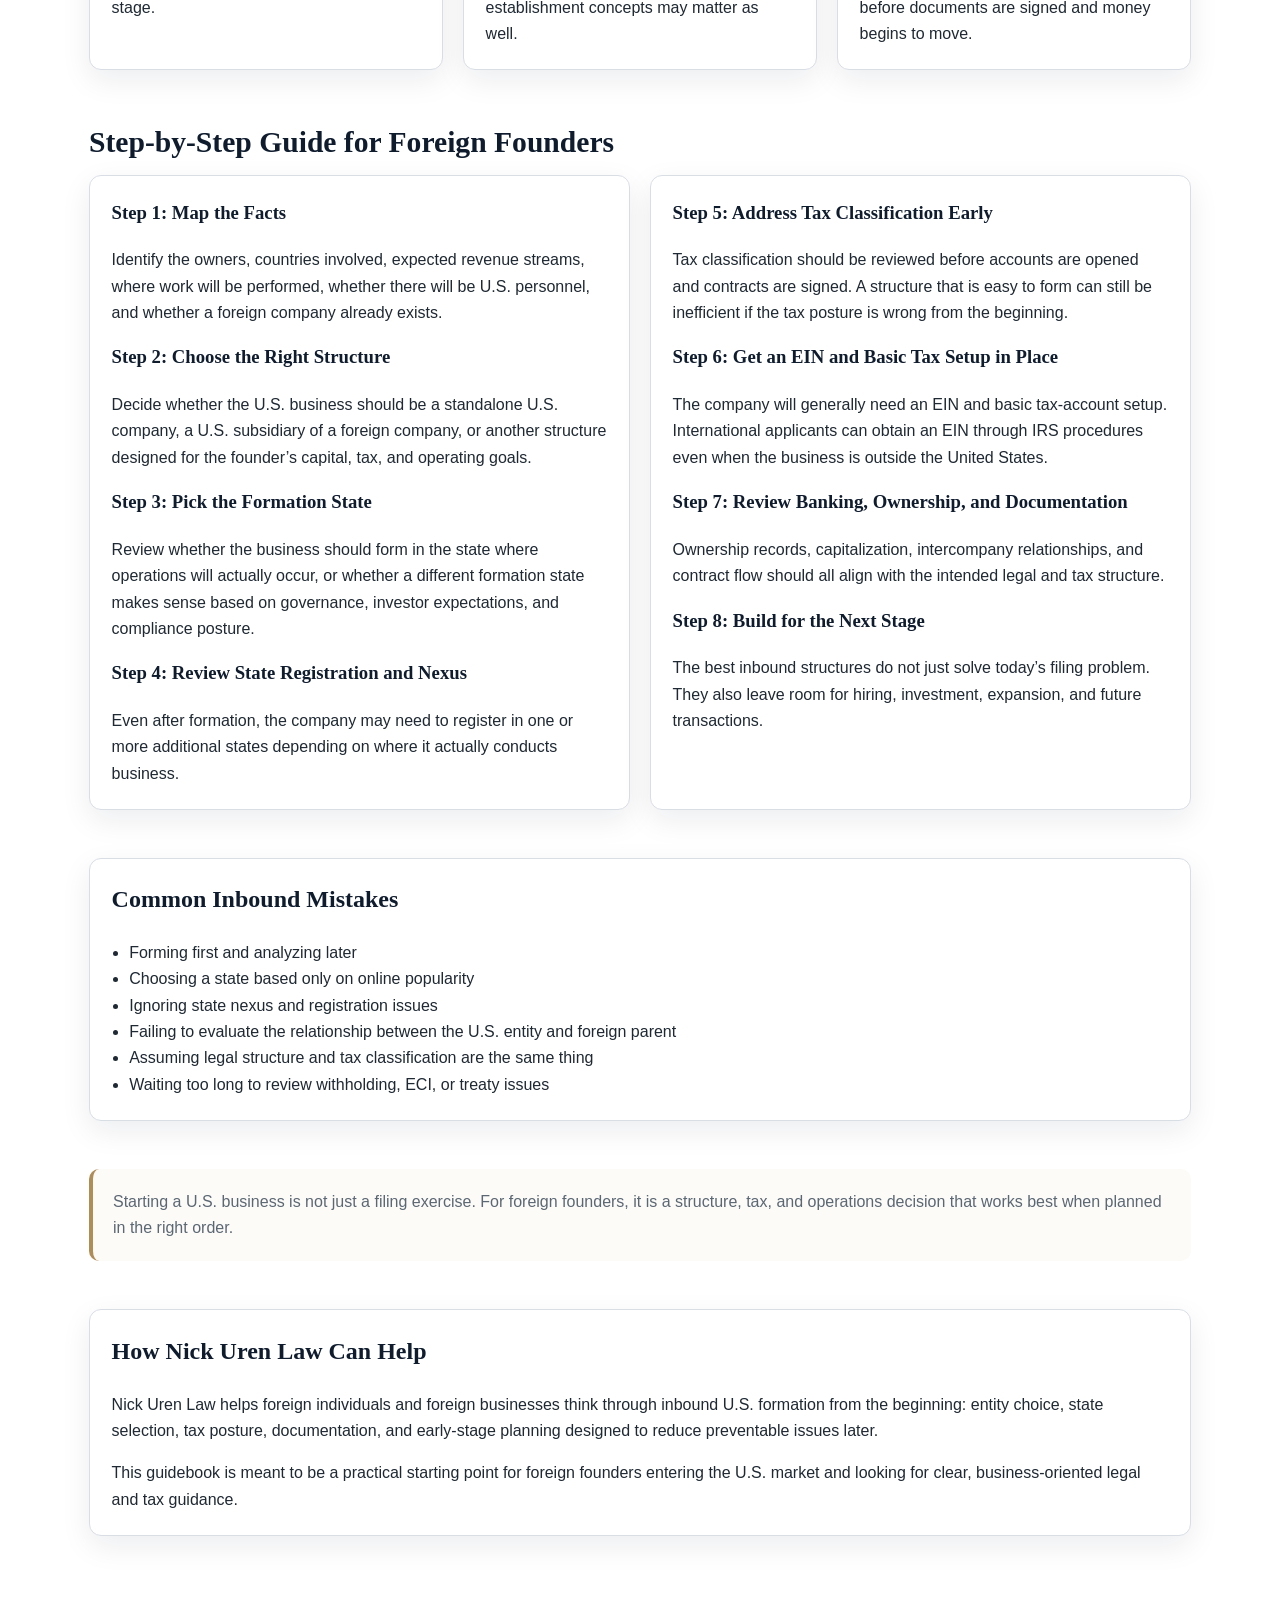
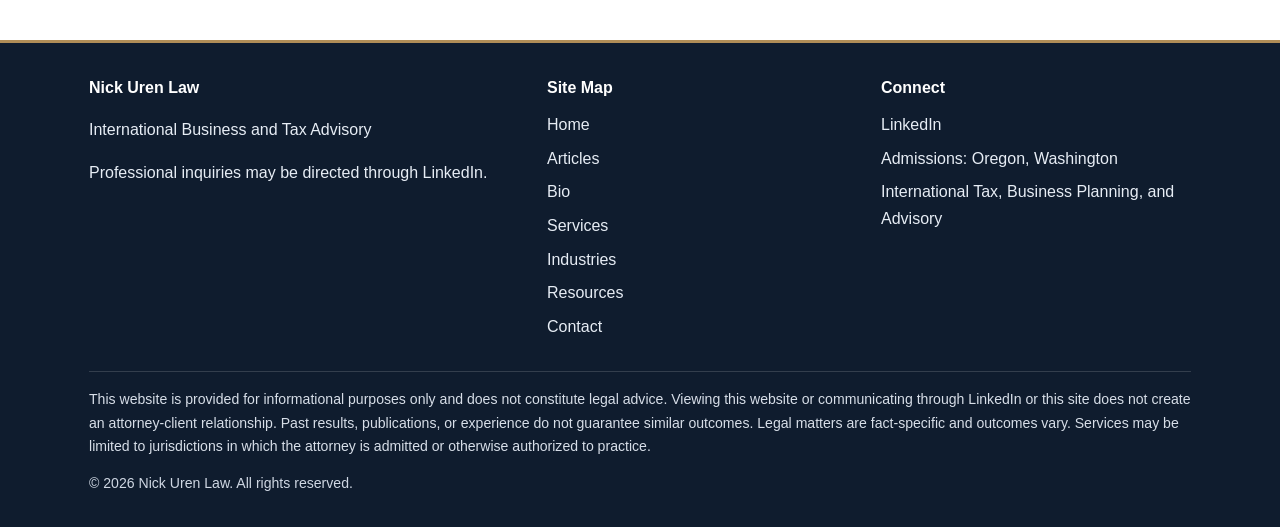
<file: inbound-guidebook.html>
<!DOCTYPE html>
<html lang="en">
<head>
  <meta charset="UTF-8">
  <meta name="viewport" content="width=device-width, initial-scale=1.0">
  <title>Inbound Guidebook for Foreign Business Owners Starting a U.S. Business | Nick Uren Law</title>
  <meta name="description" content="Inbound guidebook for foreign business owners starting a U.S. business, including entity choice, LLC vs corporation, state formation, nexus, EIN, tax classification, and step-by-step setup planning.">
  <link rel="stylesheet" href="styles.css">
</head>
<body>

<header class="site-header">
  <div class="header-inner">
    <a href="index.html" class="brand-link">
      <div class="brand-name">Nick Uren Law</div>
      <div class="brand-tagline">International Business and Tax Advisory</div>
    </a>
    <nav class="site-nav">
      <a href="index.html">Home</a>
      <a href="articles.html">Articles</a>
      <a href="bio.html">Bio</a>
      <a href="services.html">Services</a>
      <a href="industries.html">Industries</a>

<div class="dropdown">
    <a href="#" class="dropdown-toggle">Guides</a>
    <div class="dropdown-menu">
      <a href="small-medium-business-international-tax.html">International Tax Issues for Small and Medium Business</a>
      <a href="international-tax-issues-for-individuals.html">International Tax Issues for Individuals</a>
      <a href="outbound-investments.html">Outbound Investments and Foreign Property</a>
      <a href="foreign-retirement-and-trust-reporting.html">Foreign Retirement, Pensions, and Trust Reporting</a>
      <a href="inbound-guidebook.html">Inbound Guidebook</a>
      <a href="tariff-updates.html">Tariff Updates</a>
    </div>
  </div>
      
      <a href="resources.html">Resources</a>
      <a href="contact.html">Contact</a>
    </nav>
  </div>
</header>

<main class="container">
  <div class="page-header">
    <h1 class="page-title">Inbound Guidebook for Foreign Business Owners Starting a U.S. Business</h1>
    <p class="page-subtitle">
      A practical guide for foreign persons and foreign businesses starting a business in the United States, including entity type, state formation, nexus, tax classification, EIN setup, and first-step planning.
    </p>
  </div>

  <section class="section">
    <div class="card">
      <h2>Starting a U.S. Business as a Foreign Person</h2>
      <p>
        Foreign founders often arrive at the same basic question: “How do I start a business in the United States the right way?” The right answer usually depends on the facts, including ownership, where operations will happen, what the business will sell, whether there will be U.S. employees, how investors are expected to participate, and whether the founder already operates through a foreign company.
      </p>
      <p>
        There is no single universal structure for inbound planning. But there is a reliable process for evaluating the right path before formation documents are filed.
      </p>
    </div>
  </section>

  <section class="section">
    <div class="grid-2">
      <div class="card">
        <h2>Why Inbound Planning Matters</h2>
        <p>
          Forming a U.S. entity is easy. Forming the right U.S. structure is harder. A rushed filing can create avoidable tax friction, operational inefficiency, state filing burdens, and problems for banking, withholding, contracts, or future investment.
        </p>
        <p>
          The structure should support both legal formation and tax administration from day one.
        </p>
      </div>

      <div class="card">
        <h2>Issues Foreign Founders Commonly Face</h2>
        <ul class="list-clean">
          <li>LLC versus corporation</li>
          <li>Delaware versus home operating state</li>
          <li>U.S. trade or business and effectively connected income</li>
          <li>State nexus and registration</li>
          <li>Foreign parent with U.S. subsidiary questions</li>
          <li>EIN, documentation, and opening U.S. operations cleanly</li>
        </ul>
      </div>
    </div>
  </section>

  <section class="section">
    <h2 class="section-title">Core Inbound Planning Questions</h2>
    <div class="grid-3">
      <div class="card">
        <h3>1. What Entity Type Should Be Used?</h3>
        <p>
          The first major question is whether the business should use an LLC, corporation, partnership-style structure, or another arrangement. Legal flexibility and tax treatment do not always point in the same direction, so this should be reviewed with both business and tax goals in mind.
        </p>
      </div>
      <div class="card">
        <h3>2. Where Should the Entity Be Formed?</h3>
        <p>
          Formation choice is not just a branding issue. It can affect governance, annual compliance, investor preferences, and the gap between where the company is formed and where it actually does business.
        </p>
      </div>
      <div class="card">
        <h3>3. How Will the Entity Be Taxed?</h3>
        <p>
          Tax classification is a separate question from legal formation. A business can be legally simple and still create tax complexity if the classification is not evaluated carefully.
        </p>
      </div>
      <div class="card">
        <h3>4. Where Will the Business Have Nexus?</h3>
        <p>
          State nexus can arise from employees, offices, inventory, regular activity, or other contacts. A company may need to think about more than one state even at an early stage.
        </p>
      </div>
      <div class="card">
        <h3>5. Will the Business Create U.S. Taxable Presence?</h3>
        <p>
          Foreign businesses entering the U.S. market need to think about U.S. trade or business and effectively connected income questions. In treaty settings, permanent establishment concepts may matter as well.
        </p>
      </div>
      <div class="card">
        <h3>6. Is There a Foreign Parent or Existing Foreign Business?</h3>
        <p>
          If a foreign founder already operates through a non-U.S. company, the relationship between that business and the new U.S. operation should be analyzed before documents are signed and money begins to move.
        </p>
      </div>
    </div>
  </section>

  <section class="section">
    <h2 class="section-title">Step-by-Step Guide for Foreign Founders</h2>
    <div class="grid-2">
      <div class="card">
        <h3>Step 1: Map the Facts</h3>
        <p>
          Identify the owners, countries involved, expected revenue streams, where work will be performed, whether there will be U.S. personnel, and whether a foreign company already exists.
        </p>

        <h3>Step 2: Choose the Right Structure</h3>
        <p>
          Decide whether the U.S. business should be a standalone U.S. company, a U.S. subsidiary of a foreign company, or another structure designed for the founder’s capital, tax, and operating goals.
        </p>

        <h3>Step 3: Pick the Formation State</h3>
        <p>
          Review whether the business should form in the state where operations will actually occur, or whether a different formation state makes sense based on governance, investor expectations, and compliance posture.
        </p>

        <h3>Step 4: Review State Registration and Nexus</h3>
        <p>
          Even after formation, the company may need to register in one or more additional states depending on where it actually conducts business.
        </p>
      </div>

      <div class="card">
        <h3>Step 5: Address Tax Classification Early</h3>
        <p>
          Tax classification should be reviewed before accounts are opened and contracts are signed. A structure that is easy to form can still be inefficient if the tax posture is wrong from the beginning.
        </p>

        <h3>Step 6: Get an EIN and Basic Tax Setup in Place</h3>
        <p>
          The company will generally need an EIN and basic tax-account setup. International applicants can obtain an EIN through IRS procedures even when the business is outside the United States.
        </p>

        <h3>Step 7: Review Banking, Ownership, and Documentation</h3>
        <p>
          Ownership records, capitalization, intercompany relationships, and contract flow should all align with the intended legal and tax structure.
        </p>

        <h3>Step 8: Build for the Next Stage</h3>
        <p>
          The best inbound structures do not just solve today’s filing problem. They also leave room for hiring, investment, expansion, and future transactions.
        </p>
      </div>
    </div>
  </section>

  <section class="section">
    <div class="card">
      <h2>Common Inbound Mistakes</h2>
      <ul class="list-clean">
        <li>Forming first and analyzing later</li>
        <li>Choosing a state based only on online popularity</li>
        <li>Ignoring state nexus and registration issues</li>
        <li>Failing to evaluate the relationship between the U.S. entity and foreign parent</li>
        <li>Assuming legal structure and tax classification are the same thing</li>
        <li>Waiting too long to review withholding, ECI, or treaty issues</li>
      </ul>
    </div>
  </section>

  <section class="section">
    <div class="quote-box">
      Starting a U.S. business is not just a filing exercise. For foreign founders, it is a structure, tax, and operations decision that works best when planned in the right order.
    </div>
  </section>

  <section class="section">
    <div class="card">
      <h2>How Nick Uren Law Can Help</h2>
      <p>
        Nick Uren Law helps foreign individuals and foreign businesses think through inbound U.S. formation from the beginning: entity choice, state selection, tax posture, documentation, and early-stage planning designed to reduce preventable issues later.
      </p>
      <p>
        This guidebook is meant to be a practical starting point for foreign founders entering the U.S. market and looking for clear, business-oriented legal and tax guidance.
      </p>
    </div>
  </section>
</main>

<footer class="site-footer">
  <div class="footer-inner">
    <div class="footer-grid">
      <div>
        <h4>Nick Uren Law</h4>
        <p>International Business and Tax Advisory</p>
        <p>Professional inquiries may be directed through LinkedIn.</p>
      </div>
      <div>
        <h4>Site Map</h4>
        <ul class="footer-links">
          <li><a href="index.html">Home</a></li>
          <li><a href="articles.html">Articles</a></li>
          <li><a href="bio.html">Bio</a></li>
          <li><a href="services.html">Services</a></li>
          <li><a href="industries.html">Industries</a></li>
          <li><a href="resources.html">Resources</a></li>
          <li><a href="contact.html">Contact</a></li>
        </ul>
      </div>
      <div>
        <h4>Connect</h4>
        <ul class="footer-meta">
          <li><a href="https://www.linkedin.com/in/nickuren/" target="_blank">LinkedIn</a></li>
          <li>Admissions: Oregon, Washington</li>
          <li>International Tax, Business Planning, and Advisory</li>
        </ul>
      </div>
    </div>

    <div class="disclaimer">
      This website is provided for informational purposes only and does not constitute legal advice. Viewing this website or communicating through LinkedIn or this site does not create an attorney-client relationship. Past results, publications, or experience do not guarantee similar outcomes. Legal matters are fact-specific and outcomes vary. Services may be limited to jurisdictions in which the attorney is admitted or otherwise authorized to practice.
    </div>

    <div class="copyright">
      &copy; 2026 Nick Uren Law. All rights reserved.
    </div>
  </div>
</footer>

</body>
</html>
</file>
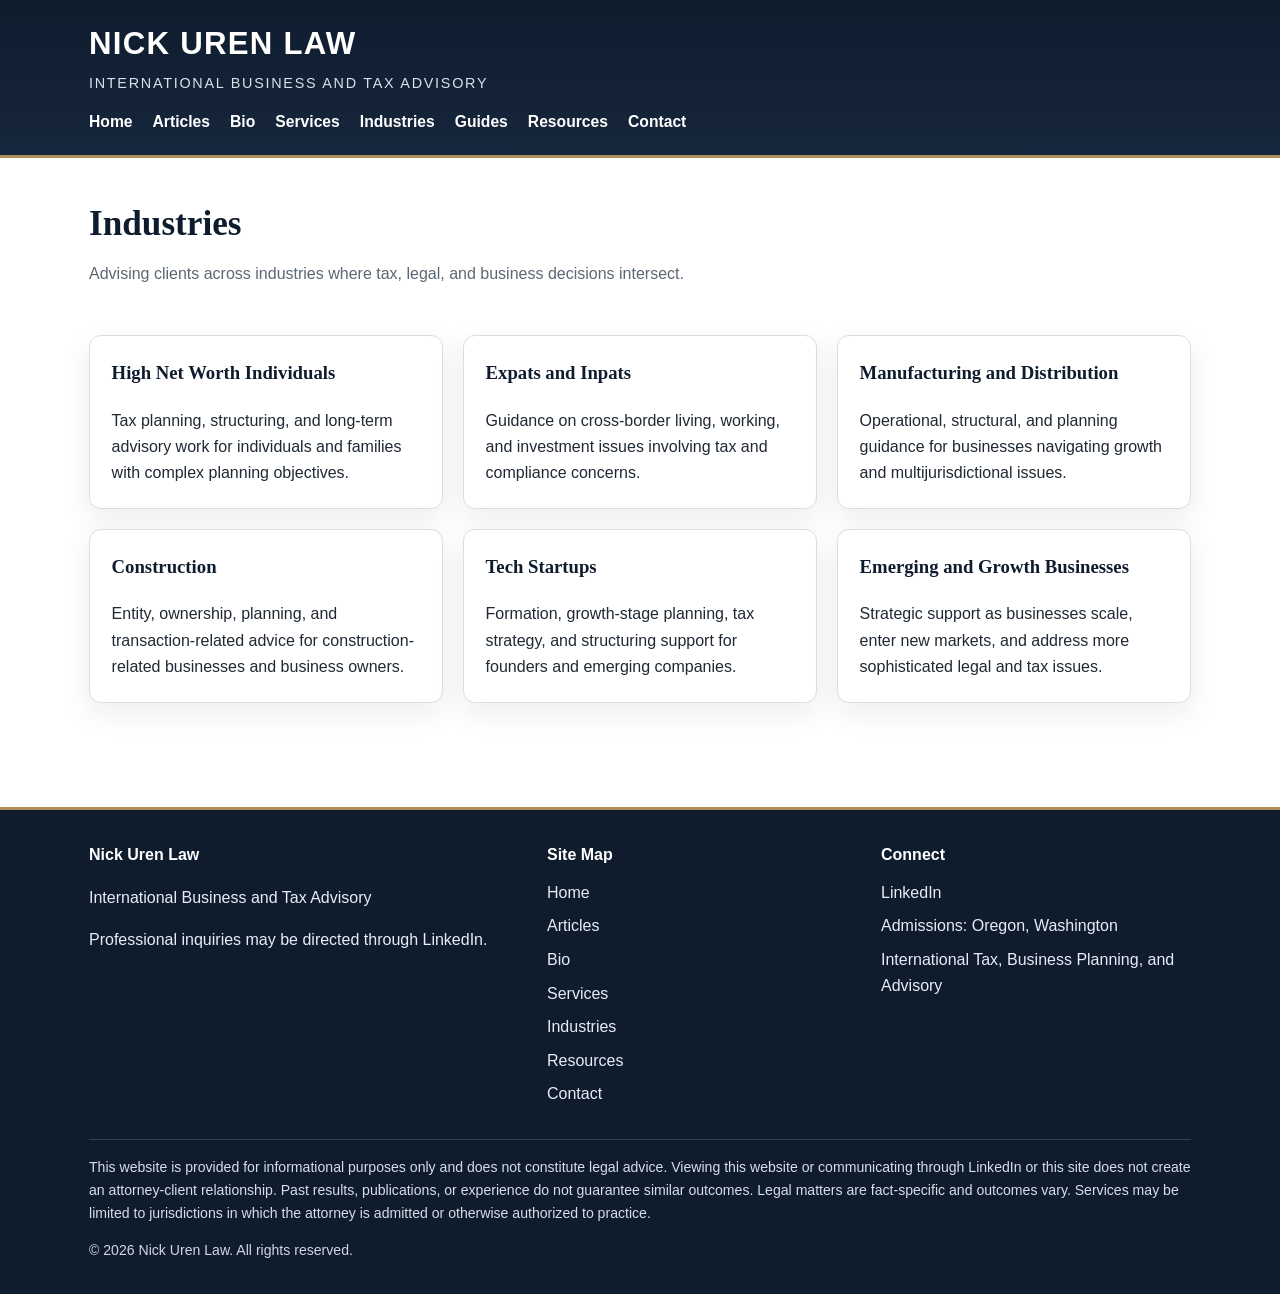
<file: industries.html>
<!DOCTYPE html>
<html lang="en">
<head>
  <meta charset="UTF-8">
  <meta name="viewport" content="width=device-width, initial-scale=1.0">
  <title>Industries | Nick Uren Law</title>
  <meta name="description" content="Industries served by Nick Uren Law, including high net worth individuals, expats, startups, manufacturers, construction companies, and growth businesses.">
  <link rel="stylesheet" href="styles.css">
</head>
<body>

<header class="site-header">
  <div class="header-inner">
    <a href="index.html" class="brand-link">
      <div class="brand-name">Nick Uren Law</div>
      <div class="brand-tagline">International Business and Tax Advisory</div>
    </a>
    <nav class="site-nav">
  <a href="index.html">Home</a>
  <a href="articles.html">Articles</a>
  <a href="bio.html">Bio</a>
  <a href="services.html">Services</a>
  <a href="industries.html">Industries</a>

  <div class="dropdown">
    <a href="#" class="dropdown-toggle">Guides</a>
    <div class="dropdown-menu">
      <a href="small-medium-business-international-tax.html">International Tax Issues for Small and Medium Business</a>
      <a href="international-tax-issues-for-individuals.html">International Tax Issues for Individuals</a>
      <a href="outbound-investments.html">Outbound Investments and Foreign Property</a>
      <a href="foreign-retirement-and-trust-reporting.html">Foreign Retirement, Pensions, and Trust Reporting</a>
      <a href="inbound-guidebook.html">Inbound Guidebook</a>
      <a href="tariff-updates.html">Tariff Updates</a>
    </div>
  </div>

  <a href="resources.html">Resources</a>
  <a href="contact.html">Contact</a>
</nav>
  </div>
</header>

<main class="container">
  <div class="page-header">
    <h1 class="page-title">Industries</h1>
    <p class="page-subtitle">
      Advising clients across industries where tax, legal, and business decisions intersect.
    </p>
  </div>

  <section class="section">
    <div class="grid-3">
      <div class="card">
        <h3>High Net Worth Individuals</h3>
        <p>Tax planning, structuring, and long-term advisory work for individuals and families with complex planning objectives.</p>
      </div>
      <div class="card">
        <h3>Expats and Inpats</h3>
        <p>Guidance on cross-border living, working, and investment issues involving tax and compliance concerns.</p>
      </div>
      <div class="card">
        <h3>Manufacturing and Distribution</h3>
        <p>Operational, structural, and planning guidance for businesses navigating growth and multijurisdictional issues.</p>
      </div>
      <div class="card">
        <h3>Construction</h3>
        <p>Entity, ownership, planning, and transaction-related advice for construction-related businesses and business owners.</p>
      </div>
      <div class="card">
        <h3>Tech Startups</h3>
        <p>Formation, growth-stage planning, tax strategy, and structuring support for founders and emerging companies.</p>
      </div>
      <div class="card">
        <h3>Emerging and Growth Businesses</h3>
        <p>Strategic support as businesses scale, enter new markets, and address more sophisticated legal and tax issues.</p>
      </div>
    </div>
  </section>
</main>

<footer class="site-footer">
  <div class="footer-inner">
    <div class="footer-grid">
      <div>
        <h4>Nick Uren Law</h4>
        <p>International Business and Tax Advisory</p>
        <p>Professional inquiries may be directed through LinkedIn.</p>
      </div>
      <div>
        <h4>Site Map</h4>
        <ul class="footer-links">
          <li><a href="index.html">Home</a></li>
          <li><a href="articles.html">Articles</a></li>
          <li><a href="bio.html">Bio</a></li>
          <li><a href="services.html">Services</a></li>
          <li><a href="industries.html">Industries</a></li>
          <li><a href="resources.html">Resources</a></li>
          <li><a href="contact.html">Contact</a></li>
        </ul>
      </div>
      <div>
        <h4>Connect</h4>
        <ul class="footer-meta">
          <li><a href="https://www.linkedin.com/in/nickuren/" target="_blank">LinkedIn</a></li>
          <li>Admissions: Oregon, Washington</li>
          <li>International Tax, Business Planning, and Advisory</li>
        </ul>
      </div>
    </div>

    <div class="disclaimer">
      This website is provided for informational purposes only and does not constitute legal advice. Viewing this website or communicating through LinkedIn or this site does not create an attorney-client relationship. Past results, publications, or experience do not guarantee similar outcomes. Legal matters are fact-specific and outcomes vary. Services may be limited to jurisdictions in which the attorney is admitted or otherwise authorized to practice.
    </div>

    <div class="copyright">
      &copy; 2026 Nick Uren Law. All rights reserved.
    </div>
  </div>
</footer>

</body>
</html>
</file>
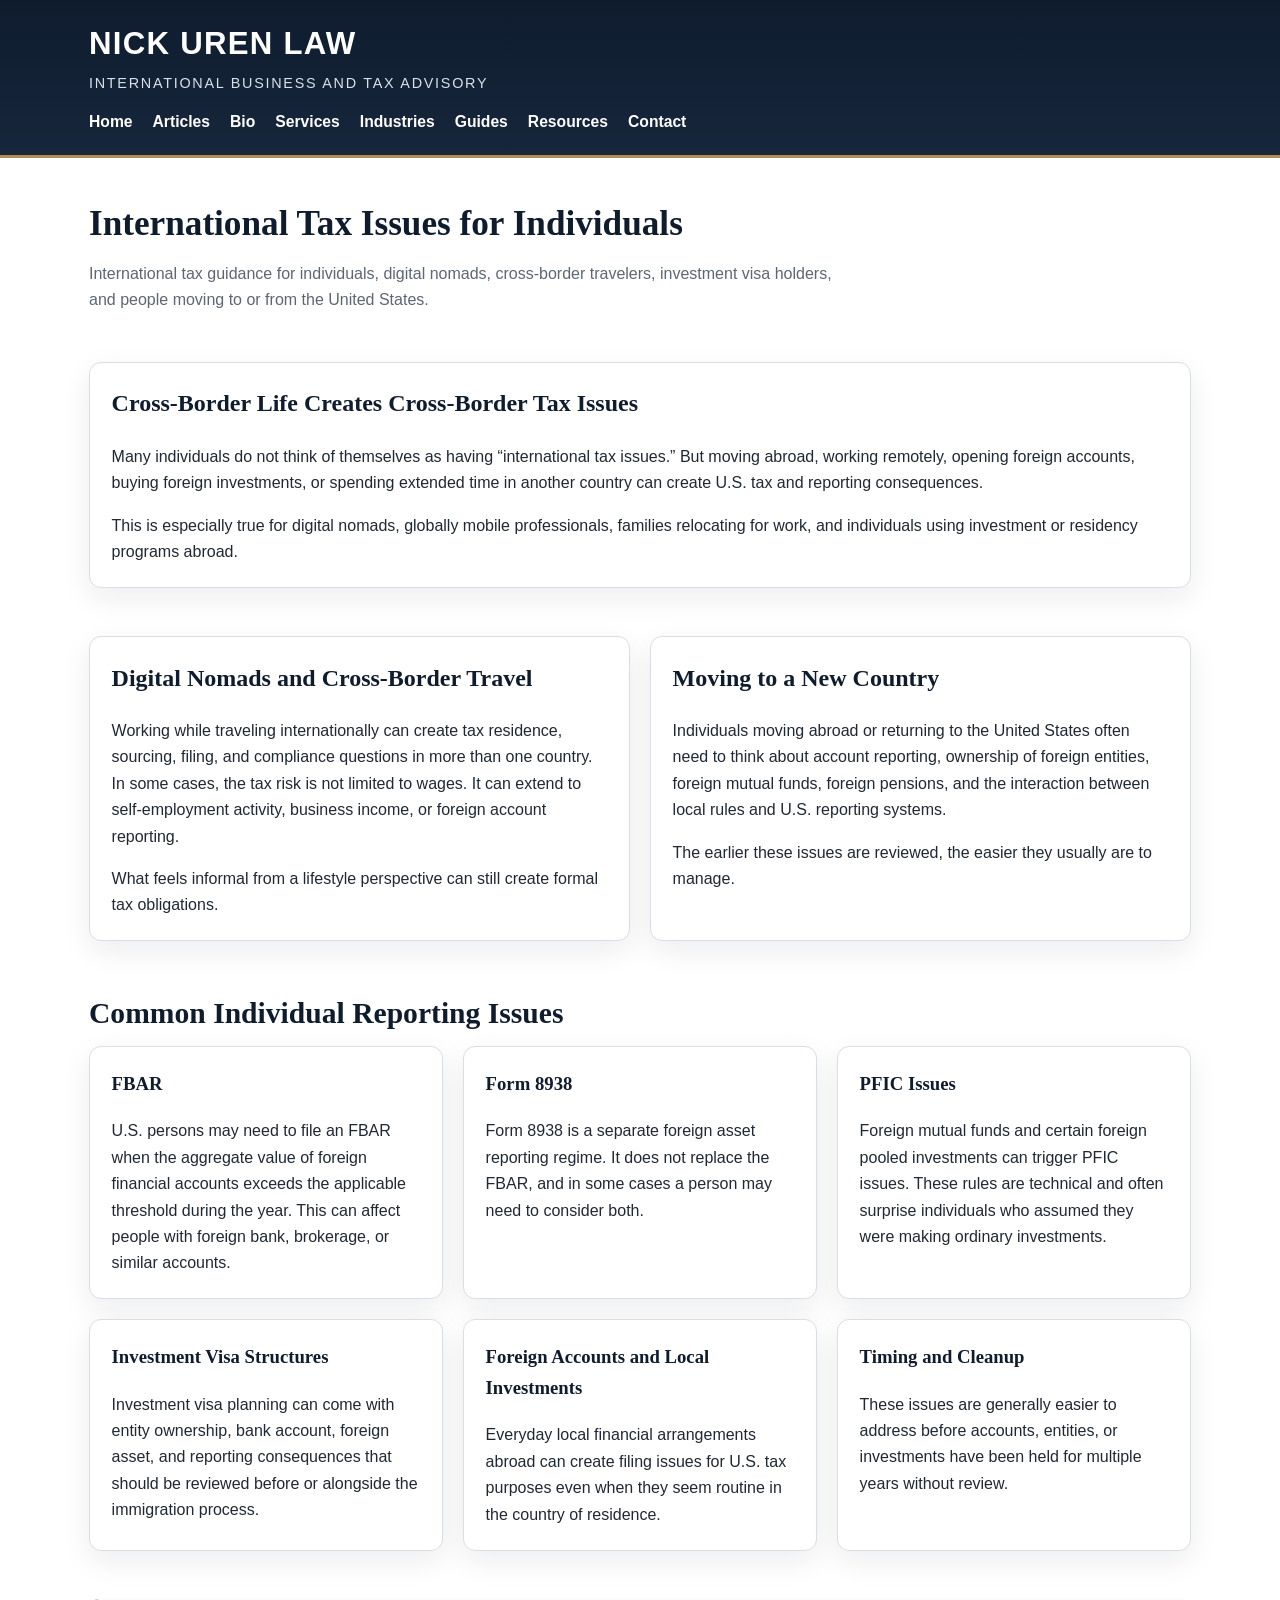
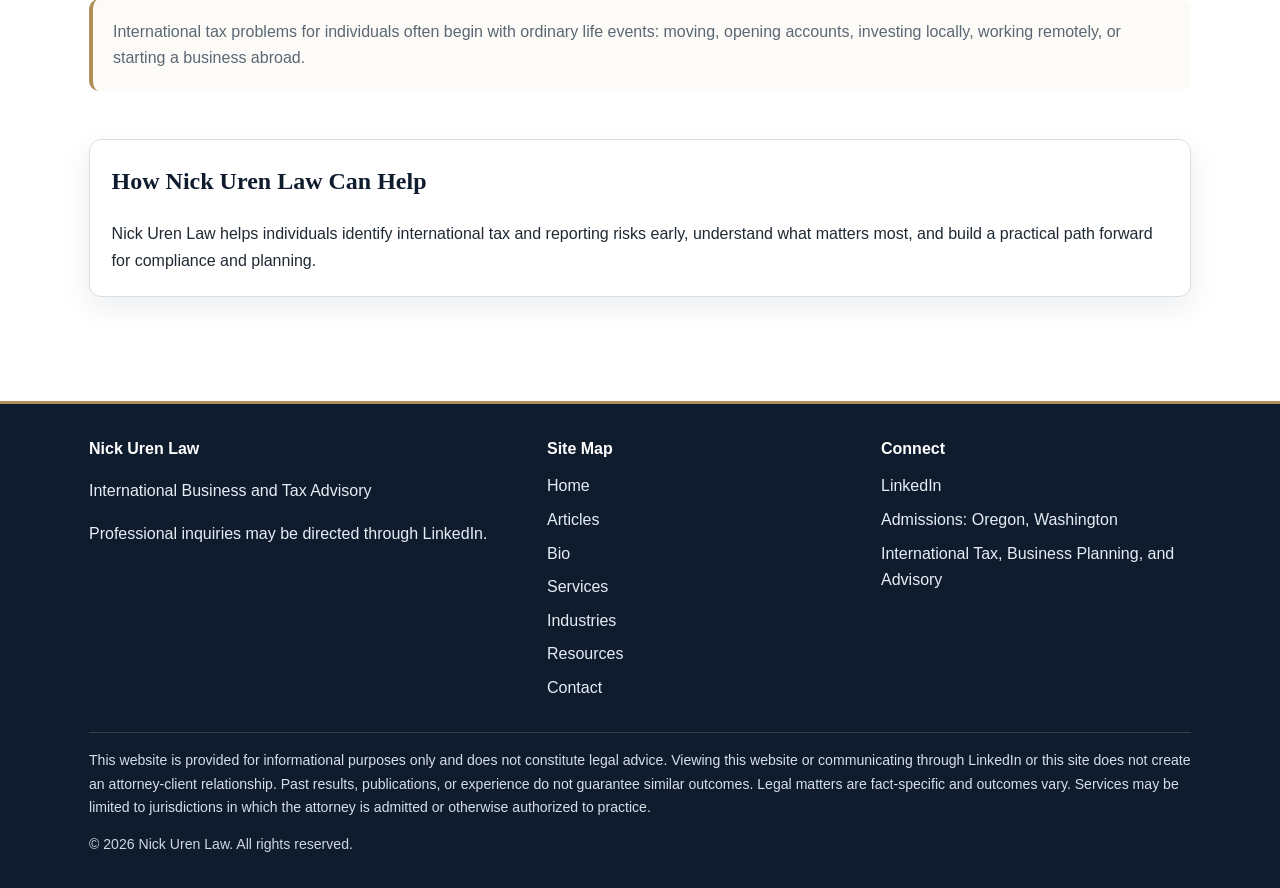
<file: international-tax-issues-for-individuals.html>
<!DOCTYPE html>
<html lang="en">
<head>
  <meta charset="UTF-8">
  <meta name="viewport" content="width=device-width, initial-scale=1.0">
  <title>International Tax Issues for Individuals | Nick Uren Law</title>
  <meta name="description" content="International tax issues for individuals, digital nomads, expats, cross-border travelers, investment visa holders, FBAR, Form 8938, PFIC, and foreign asset reporting.">
  <link rel="stylesheet" href="styles.css">
</head>
<body>

<header class="site-header">
  <div class="header-inner">
    <a href="index.html" class="brand-link">
      <div class="brand-name">Nick Uren Law</div>
      <div class="brand-tagline">International Business and Tax Advisory</div>
    </a>
    <nav class="site-nav">
      <a href="index.html">Home</a>
      <a href="articles.html">Articles</a>
      <a href="bio.html">Bio</a>
      <a href="services.html">Services</a>
      <a href="industries.html">Industries</a>

<div class="dropdown">
    <a href="#" class="dropdown-toggle">Guides</a>
    <div class="dropdown-menu">
      <a href="small-medium-business-international-tax.html">International Tax Issues for Small and Medium Business</a>
      <a href="international-tax-issues-for-individuals.html">International Tax Issues for Individuals</a>
      <a href="outbound-investments.html">Outbound Investments and Foreign Property</a>
      <a href="foreign-retirement-and-trust-reporting.html">Foreign Retirement, Pensions, and Trust Reporting</a>
      <a href="inbound-guidebook.html">Inbound Guidebook</a>
      <a href="tariff-updates.html">Tariff Updates</a>
    </div>
  </div>
      
      <a href="resources.html">Resources</a>
      <a href="contact.html">Contact</a>
    </nav>
  </div>
</header>

<main class="container">
  <div class="page-header">
    <h1 class="page-title">International Tax Issues for Individuals</h1>
    <p class="page-subtitle">
      International tax guidance for individuals, digital nomads, cross-border travelers, investment visa holders, and people moving to or from the United States.
    </p>
  </div>

  <section class="section">
    <div class="card">
      <h2>Cross-Border Life Creates Cross-Border Tax Issues</h2>
      <p>
        Many individuals do not think of themselves as having “international tax issues.” But moving abroad, working remotely, opening foreign accounts, buying foreign investments, or spending extended time in another country can create U.S. tax and reporting consequences.
      </p>
      <p>
        This is especially true for digital nomads, globally mobile professionals, families relocating for work, and individuals using investment or residency programs abroad.
      </p>
    </div>
  </section>

  <section class="section">
    <div class="grid-2">
      <div class="card">
        <h2>Digital Nomads and Cross-Border Travel</h2>
        <p>
          Working while traveling internationally can create tax residence, sourcing, filing, and compliance questions in more than one country. In some cases, the tax risk is not limited to wages. It can extend to self-employment activity, business income, or foreign account reporting.
        </p>
        <p>
          What feels informal from a lifestyle perspective can still create formal tax obligations.
        </p>
      </div>

      <div class="card">
        <h2>Moving to a New Country</h2>
        <p>
          Individuals moving abroad or returning to the United States often need to think about account reporting, ownership of foreign entities, foreign mutual funds, foreign pensions, and the interaction between local rules and U.S. reporting systems.
        </p>
        <p>
          The earlier these issues are reviewed, the easier they usually are to manage.
        </p>
      </div>
    </div>
  </section>

  <section class="section">
    <h2 class="section-title">Common Individual Reporting Issues</h2>
    <div class="grid-3">
      <div class="card">
        <h3>FBAR</h3>
        <p>
          U.S. persons may need to file an FBAR when the aggregate value of foreign financial accounts exceeds the applicable threshold during the year. This can affect people with foreign bank, brokerage, or similar accounts.
        </p>
      </div>
      <div class="card">
        <h3>Form 8938</h3>
        <p>
          Form 8938 is a separate foreign asset reporting regime. It does not replace the FBAR, and in some cases a person may need to consider both.
        </p>
      </div>
      <div class="card">
        <h3>PFIC Issues</h3>
        <p>
          Foreign mutual funds and certain foreign pooled investments can trigger PFIC issues. These rules are technical and often surprise individuals who assumed they were making ordinary investments.
        </p>
      </div>
      <div class="card">
        <h3>Investment Visa Structures</h3>
        <p>
          Investment visa planning can come with entity ownership, bank account, foreign asset, and reporting consequences that should be reviewed before or alongside the immigration process.
        </p>
      </div>
      <div class="card">
        <h3>Foreign Accounts and Local Investments</h3>
        <p>
          Everyday local financial arrangements abroad can create filing issues for U.S. tax purposes even when they seem routine in the country of residence.
        </p>
      </div>
      <div class="card">
        <h3>Timing and Cleanup</h3>
        <p>
          These issues are generally easier to address before accounts, entities, or investments have been held for multiple years without review.
        </p>
      </div>
    </div>
  </section>

  <section class="section">
    <div class="quote-box">
      International tax problems for individuals often begin with ordinary life events: moving, opening accounts, investing locally, working remotely, or starting a business abroad.
    </div>
  </section>

  <section class="section">
    <div class="card">
      <h2>How Nick Uren Law Can Help</h2>
      <p>
        Nick Uren Law helps individuals identify international tax and reporting risks early, understand what matters most, and build a practical path forward for compliance and planning.
      </p>
    </div>
  </section>
</main>

<footer class="site-footer">
  <div class="footer-inner">
    <div class="footer-grid">
      <div>
        <h4>Nick Uren Law</h4>
        <p>International Business and Tax Advisory</p>
        <p>Professional inquiries may be directed through LinkedIn.</p>
      </div>
      <div>
        <h4>Site Map</h4>
        <ul class="footer-links">
          <li><a href="index.html">Home</a></li>
          <li><a href="articles.html">Articles</a></li>
          <li><a href="bio.html">Bio</a></li>
          <li><a href="services.html">Services</a></li>
          <li><a href="industries.html">Industries</a></li>
          <li><a href="resources.html">Resources</a></li>
          <li><a href="contact.html">Contact</a></li>
        </ul>
      </div>
      <div>
        <h4>Connect</h4>
        <ul class="footer-meta">
          <li><a href="https://www.linkedin.com/in/nickuren/" target="_blank">LinkedIn</a></li>
          <li>Admissions: Oregon, Washington</li>
          <li>International Tax, Business Planning, and Advisory</li>
        </ul>
      </div>
    </div>

    <div class="disclaimer">
      This website is provided for informational purposes only and does not constitute legal advice. Viewing this website or communicating through LinkedIn or this site does not create an attorney-client relationship. Past results, publications, or experience do not guarantee similar outcomes. Legal matters are fact-specific and outcomes vary. Services may be limited to jurisdictions in which the attorney is admitted or otherwise authorized to practice.
    </div>

    <div class="copyright">
      &copy; 2026 Nick Uren Law. All rights reserved.
    </div>
  </div>
</footer>

</body>
</html>
</file>
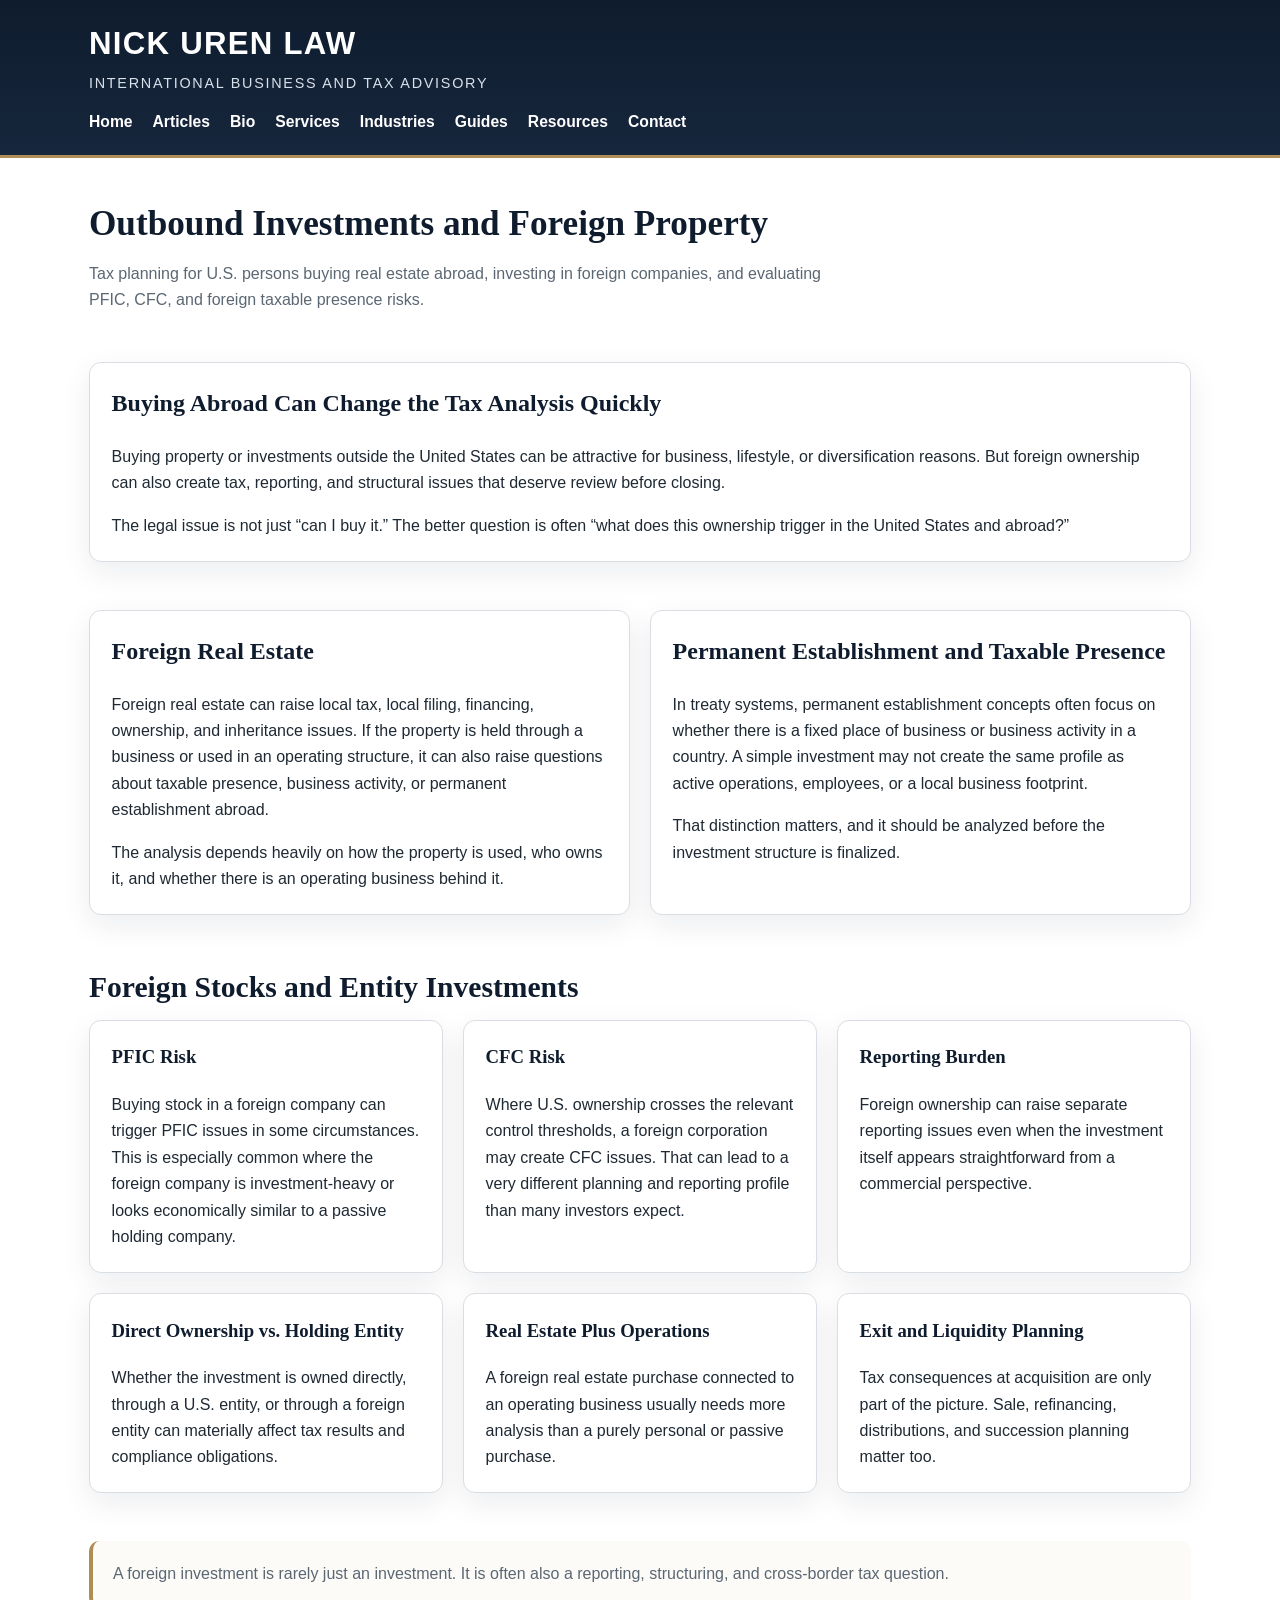
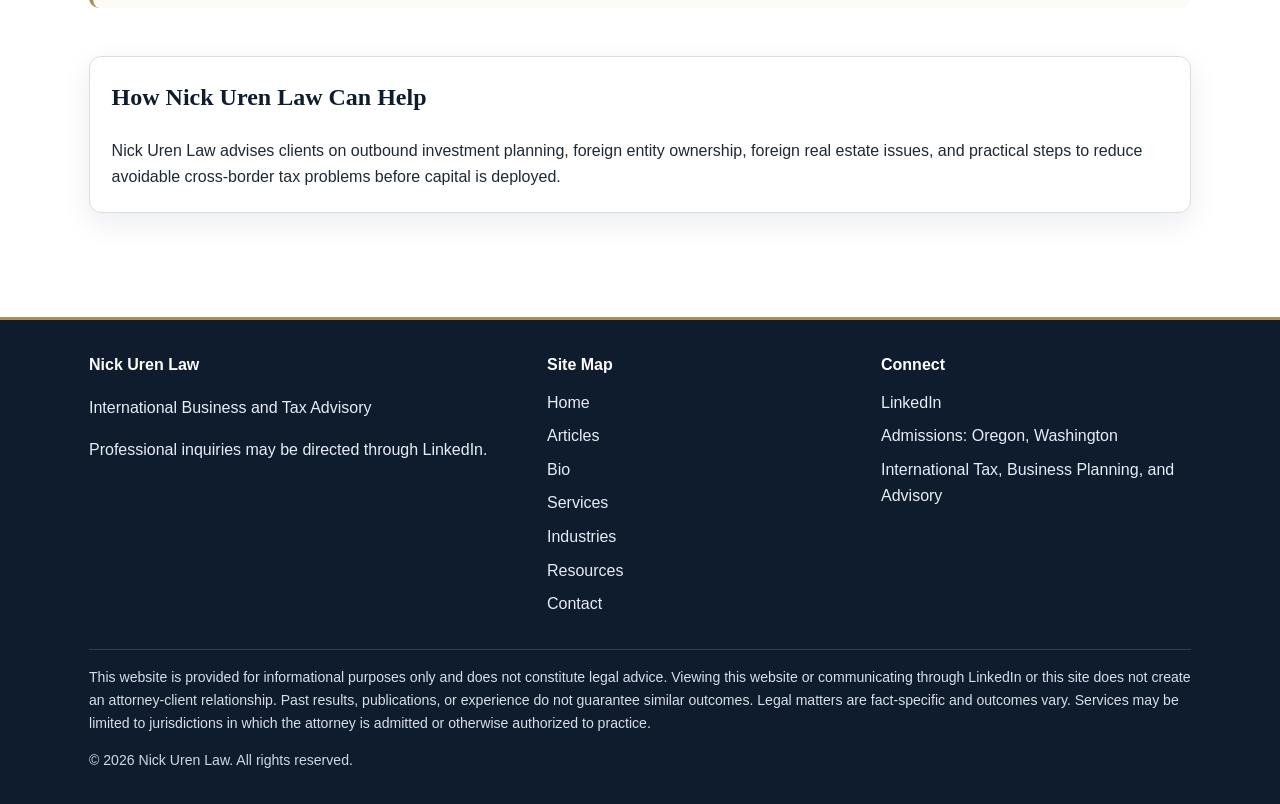
<file: outbound-investments.html>
<!DOCTYPE html>
<html lang="en">
<head>
  <meta charset="UTF-8">
  <meta name="viewport" content="width=device-width, initial-scale=1.0">
  <title>Outbound Investments and Foreign Property | Nick Uren Law</title>
  <meta name="description" content="Outbound investment tax issues involving foreign real estate, foreign stock, permanent establishment risk, taxable presence abroad, PFIC, CFC, and cross-border planning.">
  <link rel="stylesheet" href="styles.css">
</head>
<body>

<header class="site-header">
  <div class="header-inner">
    <a href="index.html" class="brand-link">
      <div class="brand-name">Nick Uren Law</div>
      <div class="brand-tagline">International Business and Tax Advisory</div>
    </a>
    <nav class="site-nav">
      <a href="index.html">Home</a>
      <a href="articles.html">Articles</a>
      <a href="bio.html">Bio</a>
      <a href="services.html">Services</a>
      <a href="industries.html">Industries</a>
     
<div class="dropdown">
    <a href="#" class="dropdown-toggle">Guides</a>
    <div class="dropdown-menu">
      <a href="small-medium-business-international-tax.html">International Tax Issues for Small and Medium Business</a>
      <a href="international-tax-issues-for-individuals.html">International Tax Issues for Individuals</a>
      <a href="outbound-investments.html">Outbound Investments and Foreign Property</a>
      <a href="foreign-retirement-and-trust-reporting.html">Foreign Retirement, Pensions, and Trust Reporting</a>
      <a href="inbound-guidebook.html">Inbound Guidebook</a>
      <a href="tariff-updates.html">Tariff Updates</a>
    </div>
  </div>
      
      <a href="resources.html">Resources</a>
      <a href="contact.html">Contact</a>
    </nav>
  </div>
</header>

<main class="container">
  <div class="page-header">
    <h1 class="page-title">Outbound Investments and Foreign Property</h1>
    <p class="page-subtitle">
      Tax planning for U.S. persons buying real estate abroad, investing in foreign companies, and evaluating PFIC, CFC, and foreign taxable presence risks.
    </p>
  </div>

  <section class="section">
    <div class="card">
      <h2>Buying Abroad Can Change the Tax Analysis Quickly</h2>
      <p>
        Buying property or investments outside the United States can be attractive for business, lifestyle, or diversification reasons. But foreign ownership can also create tax, reporting, and structural issues that deserve review before closing.
      </p>
      <p>
        The legal issue is not just “can I buy it.” The better question is often “what does this ownership trigger in the United States and abroad?”
      </p>
    </div>
  </section>

  <section class="section">
    <div class="grid-2">
      <div class="card">
        <h2>Foreign Real Estate</h2>
        <p>
          Foreign real estate can raise local tax, local filing, financing, ownership, and inheritance issues. If the property is held through a business or used in an operating structure, it can also raise questions about taxable presence, business activity, or permanent establishment abroad.
        </p>
        <p>
          The analysis depends heavily on how the property is used, who owns it, and whether there is an operating business behind it.
        </p>
      </div>

      <div class="card">
        <h2>Permanent Establishment and Taxable Presence</h2>
        <p>
          In treaty systems, permanent establishment concepts often focus on whether there is a fixed place of business or business activity in a country. A simple investment may not create the same profile as active operations, employees, or a local business footprint.
        </p>
        <p>
          That distinction matters, and it should be analyzed before the investment structure is finalized.
        </p>
      </div>
    </div>
  </section>

  <section class="section">
    <h2 class="section-title">Foreign Stocks and Entity Investments</h2>
    <div class="grid-3">
      <div class="card">
        <h3>PFIC Risk</h3>
        <p>
          Buying stock in a foreign company can trigger PFIC issues in some circumstances. This is especially common where the foreign company is investment-heavy or looks economically similar to a passive holding company.
        </p>
      </div>
      <div class="card">
        <h3>CFC Risk</h3>
        <p>
          Where U.S. ownership crosses the relevant control thresholds, a foreign corporation may create CFC issues. That can lead to a very different planning and reporting profile than many investors expect.
        </p>
      </div>
      <div class="card">
        <h3>Reporting Burden</h3>
        <p>
          Foreign ownership can raise separate reporting issues even when the investment itself appears straightforward from a commercial perspective.
        </p>
      </div>
      <div class="card">
        <h3>Direct Ownership vs. Holding Entity</h3>
        <p>
          Whether the investment is owned directly, through a U.S. entity, or through a foreign entity can materially affect tax results and compliance obligations.
        </p>
      </div>
      <div class="card">
        <h3>Real Estate Plus Operations</h3>
        <p>
          A foreign real estate purchase connected to an operating business usually needs more analysis than a purely personal or passive purchase.
        </p>
      </div>
      <div class="card">
        <h3>Exit and Liquidity Planning</h3>
        <p>
          Tax consequences at acquisition are only part of the picture. Sale, refinancing, distributions, and succession planning matter too.
        </p>
      </div>
    </div>
  </section>

  <section class="section">
    <div class="quote-box">
      A foreign investment is rarely just an investment. It is often also a reporting, structuring, and cross-border tax question.
    </div>
  </section>

  <section class="section">
    <div class="card">
      <h2>How Nick Uren Law Can Help</h2>
      <p>
        Nick Uren Law advises clients on outbound investment planning, foreign entity ownership, foreign real estate issues, and practical steps to reduce avoidable cross-border tax problems before capital is deployed.
      </p>
    </div>
  </section>
</main>

<footer class="site-footer">
  <div class="footer-inner">
    <div class="footer-grid">
      <div>
        <h4>Nick Uren Law</h4>
        <p>International Business and Tax Advisory</p>
        <p>Professional inquiries may be directed through LinkedIn.</p>
      </div>
      <div>
        <h4>Site Map</h4>
        <ul class="footer-links">
          <li><a href="index.html">Home</a></li>
          <li><a href="articles.html">Articles</a></li>
          <li><a href="bio.html">Bio</a></li>
          <li><a href="services.html">Services</a></li>
          <li><a href="industries.html">Industries</a></li>
          <li><a href="resources.html">Resources</a></li>
          <li><a href="contact.html">Contact</a></li>
        </ul>
      </div>
      <div>
        <h4>Connect</h4>
        <ul class="footer-meta">
          <li><a href="https://www.linkedin.com/in/nickuren/" target="_blank">LinkedIn</a></li>
          <li>Admissions: Oregon, Washington</li>
          <li>International Tax, Business Planning, and Advisory</li>
        </ul>
      </div>
    </div>

    <div class="disclaimer">
      This website is provided for informational purposes only and does not constitute legal advice. Viewing this website or communicating through LinkedIn or this site does not create an attorney-client relationship. Past results, publications, or experience do not guarantee similar outcomes. Legal matters are fact-specific and outcomes vary. Services may be limited to jurisdictions in which the attorney is admitted or otherwise authorized to practice.
    </div>

    <div class="copyright">
      &copy; 2026 Nick Uren Law. All rights reserved.
    </div>
  </div>
</footer>

</body>
</html>
</file>
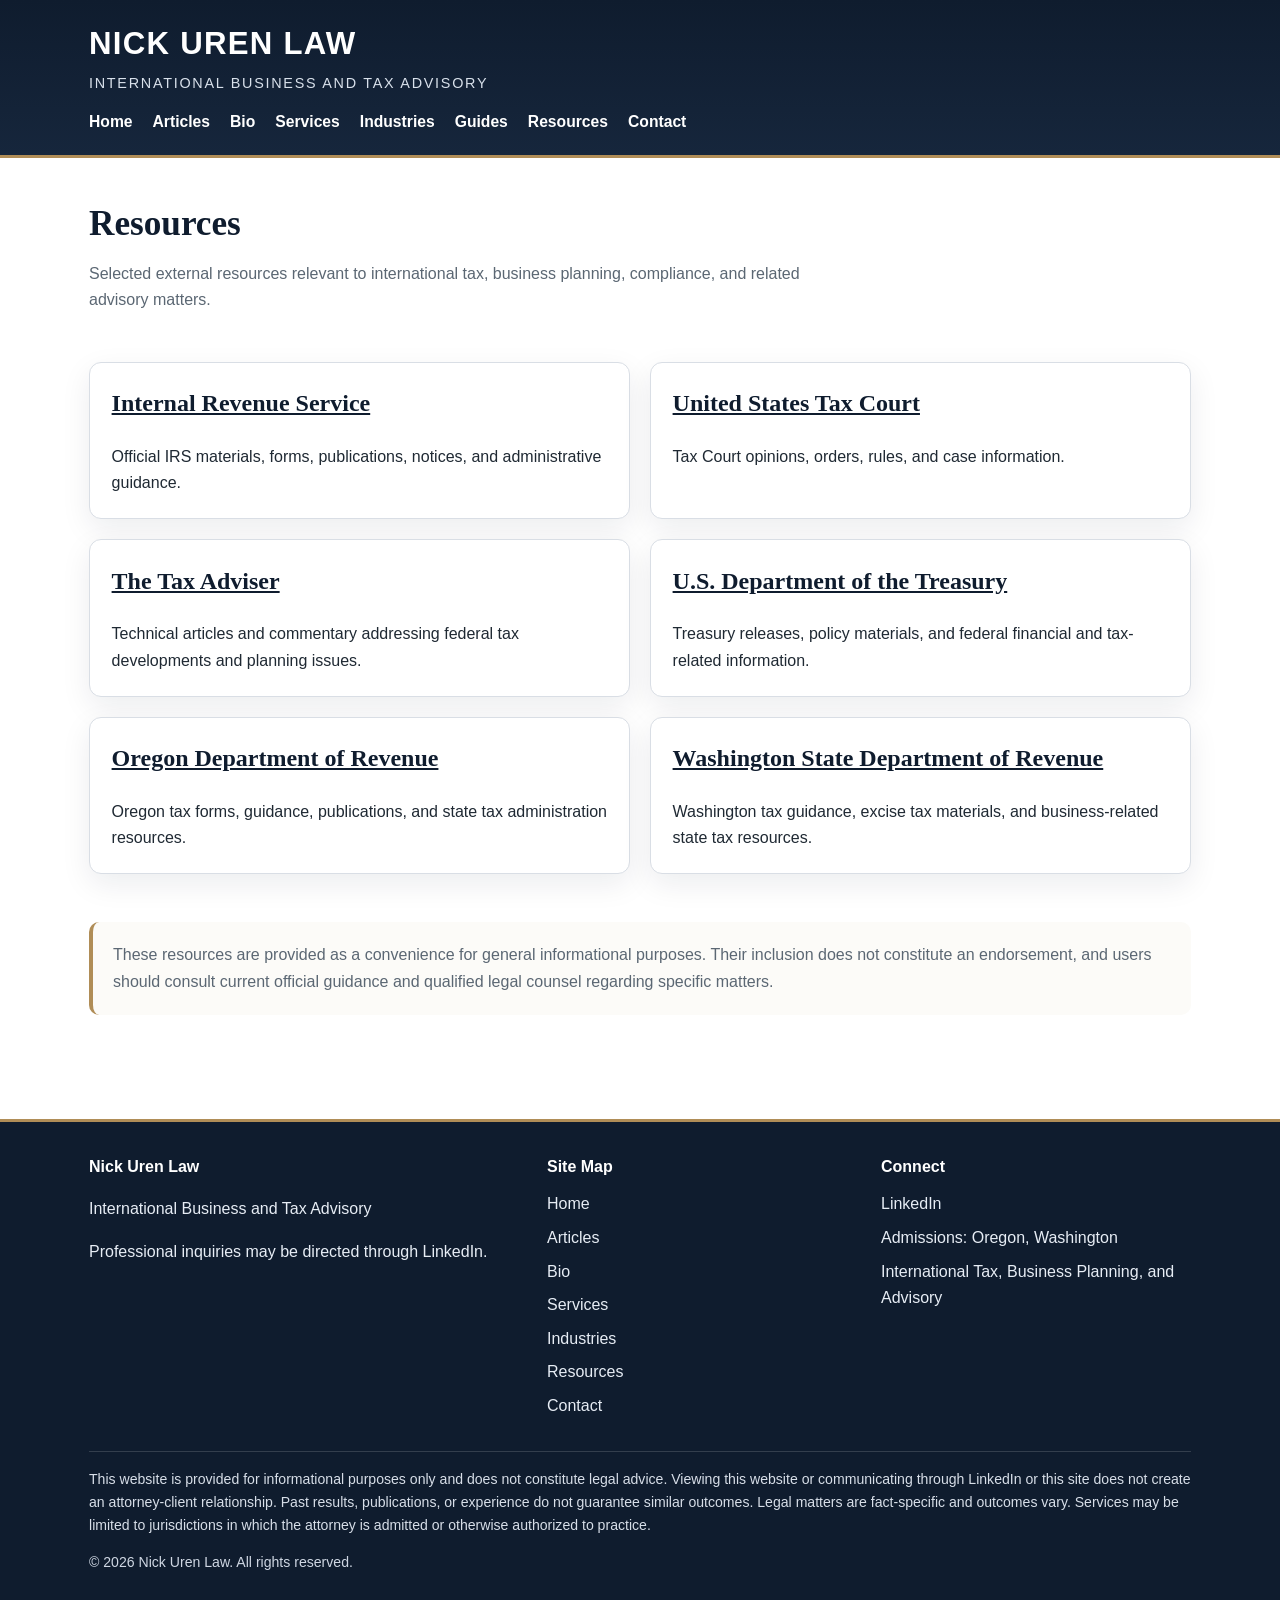
<file: resources.html>
<!DOCTYPE html>
<html lang="en">
<head>
  <meta charset="UTF-8">
  <meta name="viewport" content="width=device-width, initial-scale=1.0">
  <title>Resources | Nick Uren Law</title>
  <meta name="description" content="Selected resources on international tax, business planning, tax administration, and related advisory matters.">
  <link rel="stylesheet" href="styles.css">
</head>
<body>

<header class="site-header">
  <div class="header-inner">
    <a href="index.html" class="brand-link">
      <div class="brand-name">Nick Uren Law</div>
      <div class="brand-tagline">International Business and Tax Advisory</div>
    </a>
    <nav class="site-nav">
  <a href="index.html">Home</a>
  <a href="articles.html">Articles</a>
  <a href="bio.html">Bio</a>
  <a href="services.html">Services</a>
  <a href="industries.html">Industries</a>

  <div class="dropdown">
    <a href="#" class="dropdown-toggle">Guides</a>
    <div class="dropdown-menu">
      <a href="small-medium-business-international-tax.html">International Tax Issues for Small and Medium Business</a>
      <a href="international-tax-issues-for-individuals.html">International Tax Issues for Individuals</a>
      <a href="outbound-investments.html">Outbound Investments and Foreign Property</a>
      <a href="foreign-retirement-and-trust-reporting.html">Foreign Retirement, Pensions, and Trust Reporting</a>
      <a href="inbound-guidebook.html">Inbound Guidebook</a>
      <a href="tariff-updates.html">Tariff Updates</a>
    </div>
  </div>

  <a href="resources.html">Resources</a>
  <a href="contact.html">Contact</a>
</nav>
  </div>
</header>

<main class="container">
  <div class="page-header">
    <h1 class="page-title">Resources</h1>
    <p class="page-subtitle">
      Selected external resources relevant to international tax, business planning, compliance, and related advisory matters.
    </p>
  </div>

  <section class="section">
    <div class="grid-2">
      <div class="card">
        <h2><a href="https://www.irs.gov/" target="_blank">Internal Revenue Service</a></h2>
        <p>
          Official IRS materials, forms, publications, notices, and administrative guidance.
        </p>
      </div>

      <div class="card">
        <h2><a href="https://www.ustaxcourt.gov/" target="_blank">United States Tax Court</a></h2>
        <p>
          Tax Court opinions, orders, rules, and case information.
        </p>
      </div>

      <div class="card">
        <h2><a href="https://www.thetaxadviser.com/" target="_blank">The Tax Adviser</a></h2>
        <p>
          Technical articles and commentary addressing federal tax developments and planning issues.
        </p>
      </div>

      <div class="card">
        <h2><a href="https://home.treasury.gov/" target="_blank">U.S. Department of the Treasury</a></h2>
        <p>
          Treasury releases, policy materials, and federal financial and tax-related information.
        </p>
      </div>

      <div class="card">
        <h2><a href="https://www.oregon.gov/dor/" target="_blank">Oregon Department of Revenue</a></h2>
        <p>
          Oregon tax forms, guidance, publications, and state tax administration resources.
        </p>
      </div>

      <div class="card">
        <h2><a href="https://dor.wa.gov/" target="_blank">Washington State Department of Revenue</a></h2>
        <p>
          Washington tax guidance, excise tax materials, and business-related state tax resources.
        </p>
      </div>
    </div>
  </section>

  <section class="section">
    <div class="quote-box">
      These resources are provided as a convenience for general informational purposes. Their inclusion does not constitute an endorsement, and users should consult current official guidance and qualified legal counsel regarding specific matters.
    </div>
  </section>
</main>

<footer class="site-footer">
  <div class="footer-inner">
    <div class="footer-grid">
      <div>
        <h4>Nick Uren Law</h4>
        <p>International Business and Tax Advisory</p>
        <p>Professional inquiries may be directed through LinkedIn.</p>
      </div>
      <div>
        <h4>Site Map</h4>
        <ul class="footer-links">
          <li><a href="index.html">Home</a></li>
          <li><a href="articles.html">Articles</a></li>
          <li><a href="bio.html">Bio</a></li>
          <li><a href="services.html">Services</a></li>
          <li><a href="industries.html">Industries</a></li>
          <li><a href="resources.html">Resources</a></li>
          <li><a href="contact.html">Contact</a></li>
        </ul>
      </div>
      <div>
        <h4>Connect</h4>
        <ul class="footer-meta">
          <li><a href="https://www.linkedin.com/in/nickuren/" target="_blank">LinkedIn</a></li>
          <li>Admissions: Oregon, Washington</li>
          <li>International Tax, Business Planning, and Advisory</li>
        </ul>
      </div>
    </div>

    <div class="disclaimer">
      This website is provided for informational purposes only and does not constitute legal advice. Viewing this website or communicating through LinkedIn or this site does not create an attorney-client relationship. Past results, publications, or experience do not guarantee similar outcomes. Legal matters are fact-specific and outcomes vary. Services may be limited to jurisdictions in which the attorney is admitted or otherwise authorized to practice.
    </div>

    <div class="copyright">
      &copy; 2026 Nick Uren Law. All rights reserved.
    </div>
  </div>
</footer>

</body>
</html>
</file>
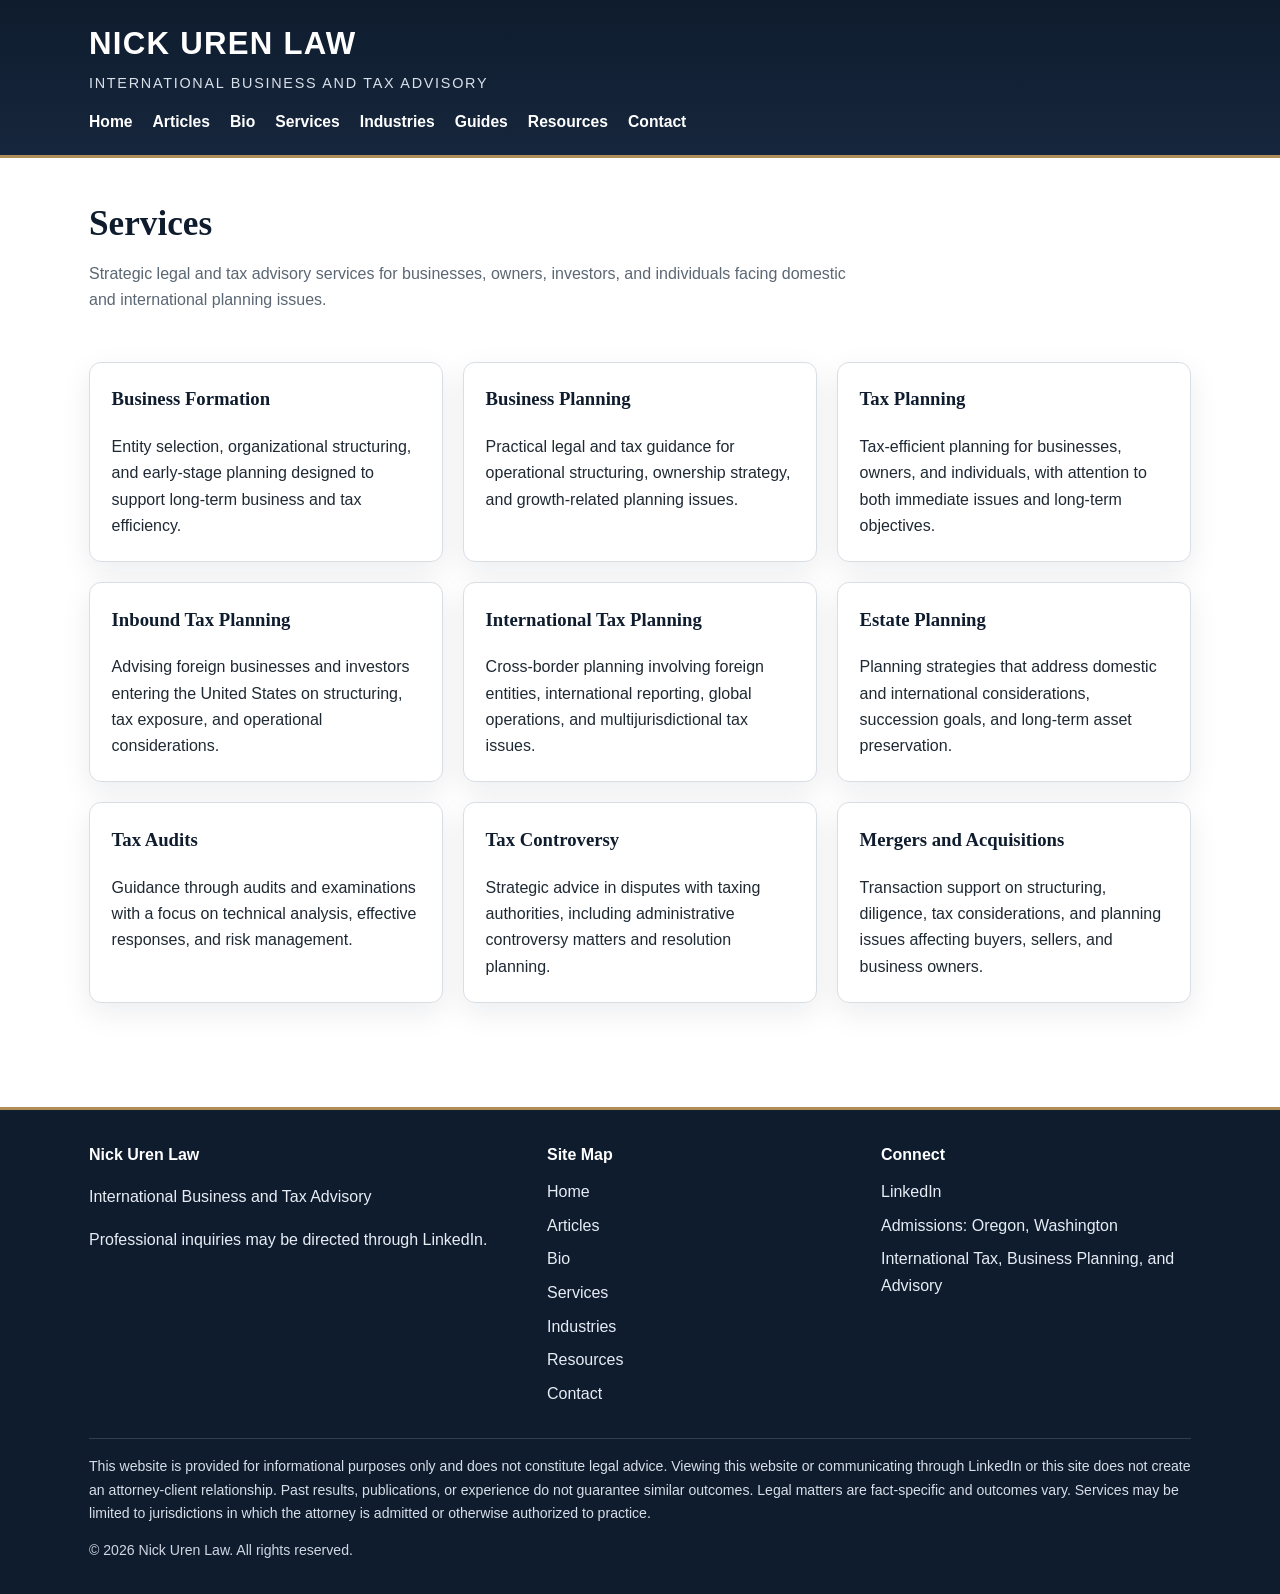
<file: services.html>
<!DOCTYPE html>
<html lang="en">
<head>
  <meta charset="UTF-8">
  <meta name="viewport" content="width=device-width, initial-scale=1.0">
  <title>Services | Nick Uren Law</title>
  <meta name="description" content="Services offered by Nick Uren Law, including international tax planning, business structuring, tax controversy, audits, estate planning, and mergers and acquisitions.">
  <link rel="stylesheet" href="styles.css">
</head>
<body>

<header class="site-header">
  <div class="header-inner">
    <a href="index.html" class="brand-link">
      <div class="brand-name">Nick Uren Law</div>
      <div class="brand-tagline">International Business and Tax Advisory</div>
    </a>
    <nav class="site-nav">
  <a href="index.html">Home</a>
  <a href="articles.html">Articles</a>
  <a href="bio.html">Bio</a>
  <a href="services.html">Services</a>
  <a href="industries.html">Industries</a>

  <div class="dropdown">
    <a href="#" class="dropdown-toggle">Guides</a>
    <div class="dropdown-menu">
      <a href="small-medium-business-international-tax.html">International Tax Issues for Small and Medium Business</a>
      <a href="international-tax-issues-for-individuals.html">International Tax Issues for Individuals</a>
      <a href="outbound-investments.html">Outbound Investments and Foreign Property</a>
      <a href="foreign-retirement-and-trust-reporting.html">Foreign Retirement, Pensions, and Trust Reporting</a>
      <a href="inbound-guidebook.html">Inbound Guidebook</a>
      <a href="tariff-updates.html">Tariff Updates</a>
    </div>
  </div>

  <a href="resources.html">Resources</a>
  <a href="contact.html">Contact</a>
</nav>
  </div>
</header>

<main class="container">
  <div class="page-header">
    <h1 class="page-title">Services</h1>
    <p class="page-subtitle">
      Strategic legal and tax advisory services for businesses, owners, investors, and individuals facing domestic and international planning issues.
    </p>
  </div>

  <section class="section">
    <div class="grid-3">
      <div class="card">
        <h3>Business Formation</h3>
        <p>Entity selection, organizational structuring, and early-stage planning designed to support long-term business and tax efficiency.</p>
      </div>
      <div class="card">
        <h3>Business Planning</h3>
        <p>Practical legal and tax guidance for operational structuring, ownership strategy, and growth-related planning issues.</p>
      </div>
      <div class="card">
        <h3>Tax Planning</h3>
        <p>Tax-efficient planning for businesses, owners, and individuals, with attention to both immediate issues and long-term objectives.</p>
      </div>
      <div class="card">
        <h3>Inbound Tax Planning</h3>
        <p>Advising foreign businesses and investors entering the United States on structuring, tax exposure, and operational considerations.</p>
      </div>
      <div class="card">
        <h3>International Tax Planning</h3>
        <p>Cross-border planning involving foreign entities, international reporting, global operations, and multijurisdictional tax issues.</p>
      </div>
      <div class="card">
        <h3>Estate Planning</h3>
        <p>Planning strategies that address domestic and international considerations, succession goals, and long-term asset preservation.</p>
      </div>
      <div class="card">
        <h3>Tax Audits</h3>
        <p>Guidance through audits and examinations with a focus on technical analysis, effective responses, and risk management.</p>
      </div>
      <div class="card">
        <h3>Tax Controversy</h3>
        <p>Strategic advice in disputes with taxing authorities, including administrative controversy matters and resolution planning.</p>
      </div>
      <div class="card">
        <h3>Mergers and Acquisitions</h3>
        <p>Transaction support on structuring, diligence, tax considerations, and planning issues affecting buyers, sellers, and business owners.</p>
      </div>
    </div>
  </section>
</main>

<footer class="site-footer">
  <div class="footer-inner">
    <div class="footer-grid">
      <div>
        <h4>Nick Uren Law</h4>
        <p>International Business and Tax Advisory</p>
        <p>Professional inquiries may be directed through LinkedIn.</p>
      </div>
      <div>
        <h4>Site Map</h4>
        <ul class="footer-links">
          <li><a href="index.html">Home</a></li>
          <li><a href="articles.html">Articles</a></li>
          <li><a href="bio.html">Bio</a></li>
          <li><a href="services.html">Services</a></li>
          <li><a href="industries.html">Industries</a></li>
          <li><a href="resources.html">Resources</a></li>
          <li><a href="contact.html">Contact</a></li>
        </ul>
      </div>
      <div>
        <h4>Connect</h4>
        <ul class="footer-meta">
          <li><a href="https://www.linkedin.com/in/nickuren/" target="_blank">LinkedIn</a></li>
          <li>Admissions: Oregon, Washington</li>
          <li>International Tax, Business Planning, and Advisory</li>
        </ul>
      </div>
    </div>

    <div class="disclaimer">
      This website is provided for informational purposes only and does not constitute legal advice. Viewing this website or communicating through LinkedIn or this site does not create an attorney-client relationship. Past results, publications, or experience do not guarantee similar outcomes. Legal matters are fact-specific and outcomes vary. Services may be limited to jurisdictions in which the attorney is admitted or otherwise authorized to practice.
    </div>

    <div class="copyright">
      &copy; 2026 Nick Uren Law. All rights reserved.
    </div>
  </div>
</footer>

</body>
</html>
</file>
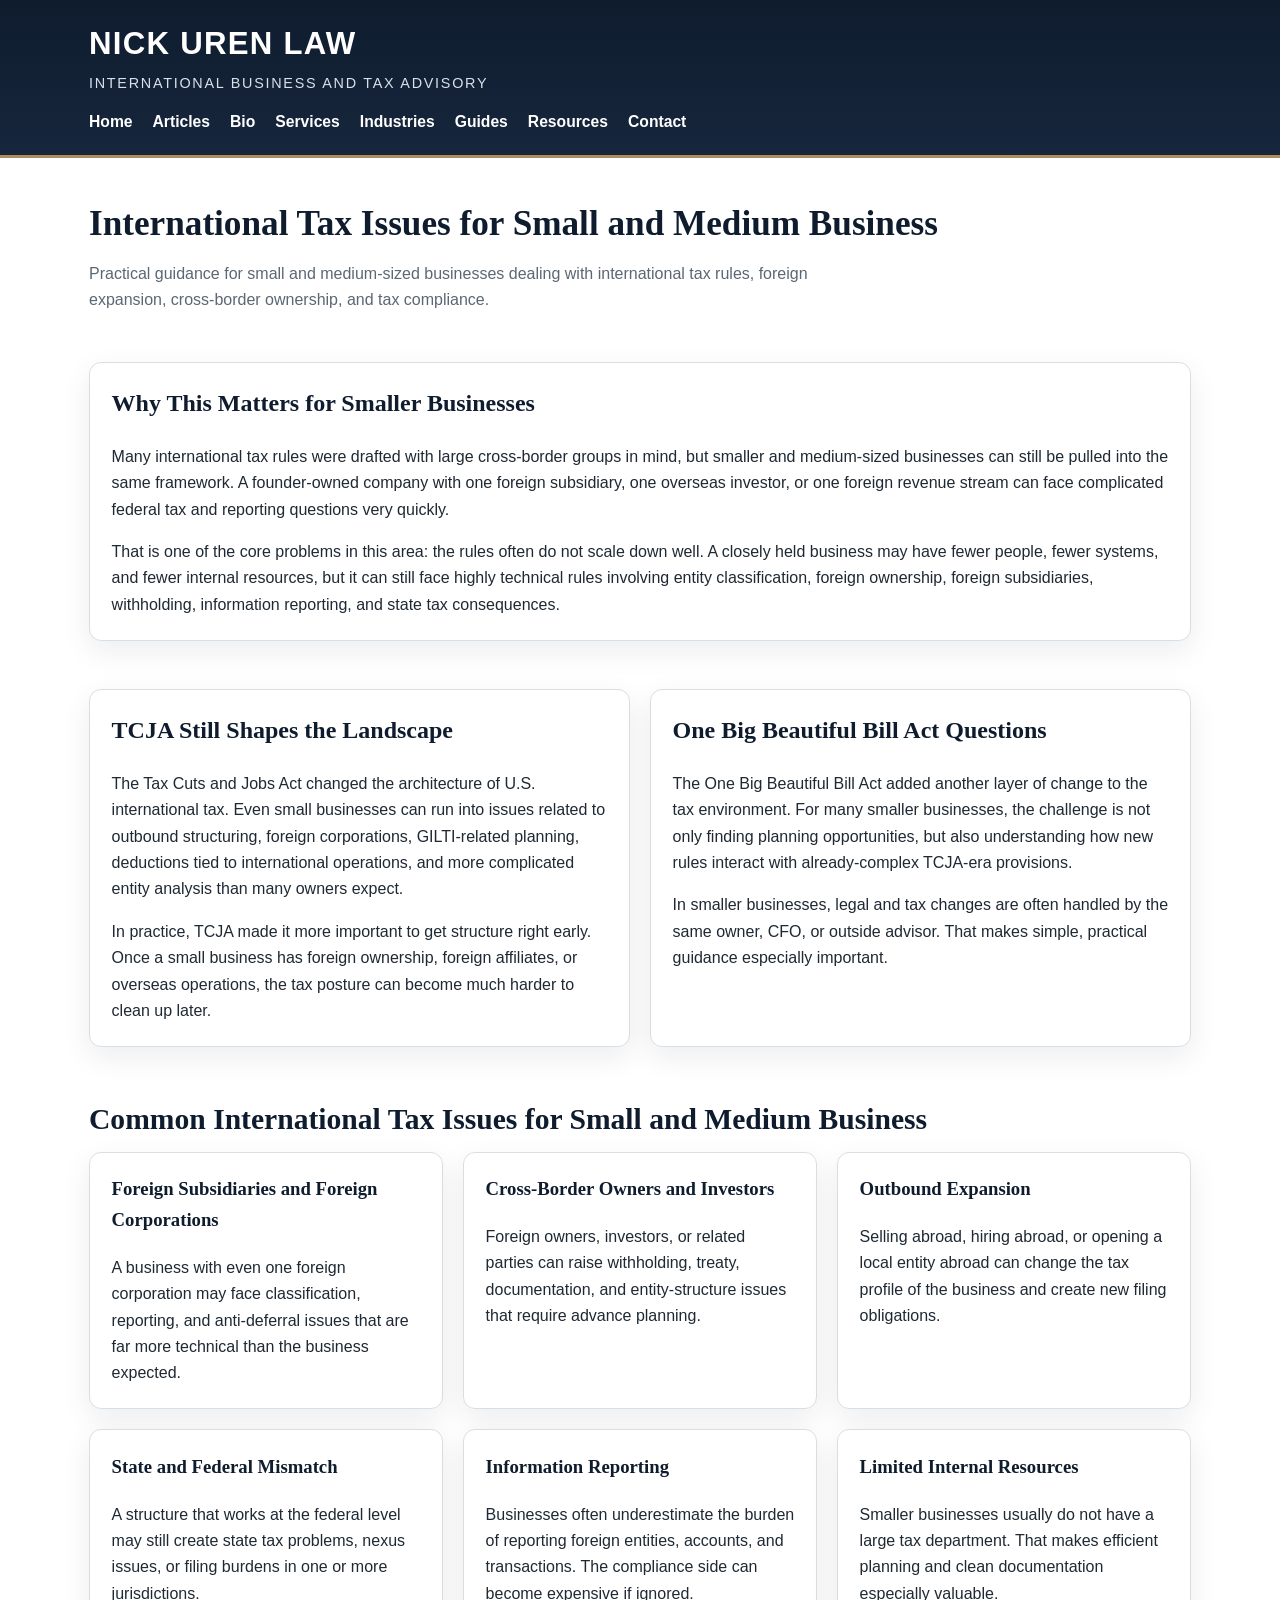
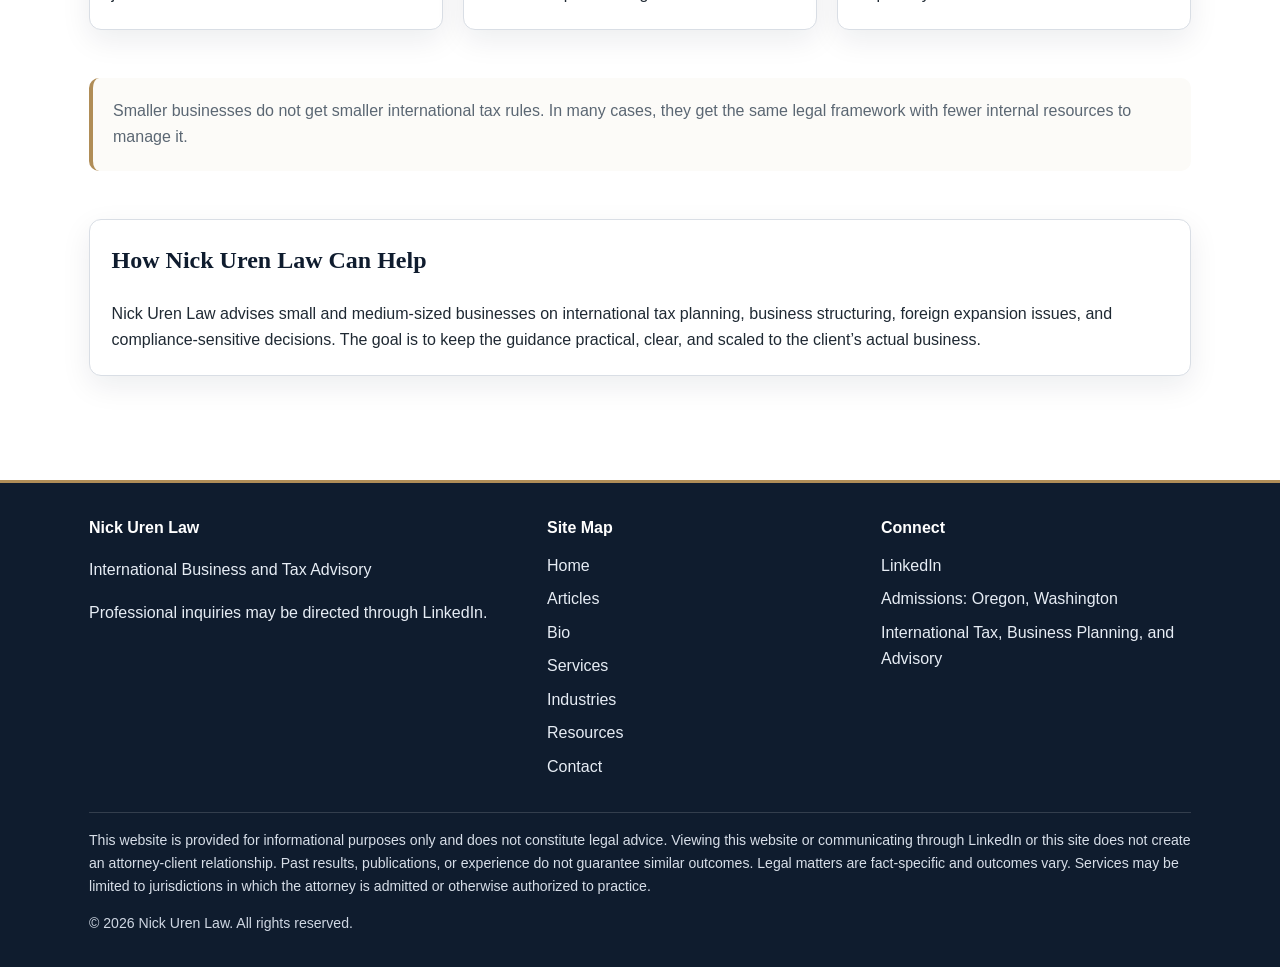
<file: small-medium-business-international-tax.html>
<!DOCTYPE html>
<html lang="en">
<head>
  <meta charset="UTF-8">
  <meta name="viewport" content="width=device-width, initial-scale=1.0">
  <title>International Tax Issues for Small and Medium Business | Nick Uren Law</title>
  <meta name="description" content="International tax issues for small and medium business, including TCJA, the One Big Beautiful Bill Act, cross-border planning, foreign subsidiaries, reporting, and practical tax guidance.">
  <link rel="stylesheet" href="styles.css">
</head>
<body>

<header class="site-header">
  <div class="header-inner">
    <a href="index.html" class="brand-link">
      <div class="brand-name">Nick Uren Law</div>
      <div class="brand-tagline">International Business and Tax Advisory</div>
    </a>
    <nav class="site-nav">
      <a href="index.html">Home</a>
      <a href="articles.html">Articles</a>
      <a href="bio.html">Bio</a>
      <a href="services.html">Services</a>
      <a href="industries.html">Industries</a>

<div class="dropdown">
    <a href="#" class="dropdown-toggle">Guides</a>
    <div class="dropdown-menu">
      <a href="small-medium-business-international-tax.html">International Tax Issues for Small and Medium Business</a>
      <a href="international-tax-issues-for-individuals.html">International Tax Issues for Individuals</a>
      <a href="outbound-investments.html">Outbound Investments and Foreign Property</a>
      <a href="foreign-retirement-and-trust-reporting.html">Foreign Retirement, Pensions, and Trust Reporting</a>
      <a href="inbound-guidebook.html">Inbound Guidebook</a>
      <a href="tariff-updates.html">Tariff Updates</a>
    </div>
  </div>
      
      <a href="resources.html">Resources</a>
      <a href="contact.html">Contact</a>
    </nav>
  </div>
</header>

<main class="container">
  <div class="page-header">
    <h1 class="page-title">International Tax Issues for Small and Medium Business</h1>
    <p class="page-subtitle">
      Practical guidance for small and medium-sized businesses dealing with international tax rules, foreign expansion, cross-border ownership, and tax compliance.
    </p>
  </div>

  <section class="section">
    <div class="card">
      <h2>Why This Matters for Smaller Businesses</h2>
      <p>
        Many international tax rules were drafted with large cross-border groups in mind, but smaller and medium-sized businesses can still be pulled into the same framework. A founder-owned company with one foreign subsidiary, one overseas investor, or one foreign revenue stream can face complicated federal tax and reporting questions very quickly.
      </p>
      <p>
        That is one of the core problems in this area: the rules often do not scale down well. A closely held business may have fewer people, fewer systems, and fewer internal resources, but it can still face highly technical rules involving entity classification, foreign ownership, foreign subsidiaries, withholding, information reporting, and state tax consequences.
      </p>
    </div>
  </section>

  <section class="section">
    <div class="grid-2">
      <div class="card">
        <h2>TCJA Still Shapes the Landscape</h2>
        <p>
          The Tax Cuts and Jobs Act changed the architecture of U.S. international tax. Even small businesses can run into issues related to outbound structuring, foreign corporations, GILTI-related planning, deductions tied to international operations, and more complicated entity analysis than many owners expect.
        </p>
        <p>
          In practice, TCJA made it more important to get structure right early. Once a small business has foreign ownership, foreign affiliates, or overseas operations, the tax posture can become much harder to clean up later.
        </p>
      </div>

      <div class="card">
        <h2>One Big Beautiful Bill Act Questions</h2>
        <p>
          The One Big Beautiful Bill Act added another layer of change to the tax environment. For many smaller businesses, the challenge is not only finding planning opportunities, but also understanding how new rules interact with already-complex TCJA-era provisions.
        </p>
        <p>
          In smaller businesses, legal and tax changes are often handled by the same owner, CFO, or outside advisor. That makes simple, practical guidance especially important.
        </p>
      </div>
    </div>
  </section>

  <section class="section">
    <h2 class="section-title">Common International Tax Issues for Small and Medium Business</h2>
    <div class="grid-3">
      <div class="card">
        <h3>Foreign Subsidiaries and Foreign Corporations</h3>
        <p>
          A business with even one foreign corporation may face classification, reporting, and anti-deferral issues that are far more technical than the business expected.
        </p>
      </div>
      <div class="card">
        <h3>Cross-Border Owners and Investors</h3>
        <p>
          Foreign owners, investors, or related parties can raise withholding, treaty, documentation, and entity-structure issues that require advance planning.
        </p>
      </div>
      <div class="card">
        <h3>Outbound Expansion</h3>
        <p>
          Selling abroad, hiring abroad, or opening a local entity abroad can change the tax profile of the business and create new filing obligations.
        </p>
      </div>
      <div class="card">
        <h3>State and Federal Mismatch</h3>
        <p>
          A structure that works at the federal level may still create state tax problems, nexus issues, or filing burdens in one or more jurisdictions.
        </p>
      </div>
      <div class="card">
        <h3>Information Reporting</h3>
        <p>
          Businesses often underestimate the burden of reporting foreign entities, accounts, and transactions. The compliance side can become expensive if ignored.
        </p>
      </div>
      <div class="card">
        <h3>Limited Internal Resources</h3>
        <p>
          Smaller businesses usually do not have a large tax department. That makes efficient planning and clean documentation especially valuable.
        </p>
      </div>
    </div>
  </section>

  <section class="section">
    <div class="quote-box">
      Smaller businesses do not get smaller international tax rules. In many cases, they get the same legal framework with fewer internal resources to manage it.
    </div>
  </section>

  <section class="section">
    <div class="card">
      <h2>How Nick Uren Law Can Help</h2>
      <p>
        Nick Uren Law advises small and medium-sized businesses on international tax planning, business structuring, foreign expansion issues, and compliance-sensitive decisions. The goal is to keep the guidance practical, clear, and scaled to the client’s actual business.
      </p>
    </div>
  </section>
</main>

<footer class="site-footer">
  <div class="footer-inner">
    <div class="footer-grid">
      <div>
        <h4>Nick Uren Law</h4>
        <p>International Business and Tax Advisory</p>
        <p>Professional inquiries may be directed through LinkedIn.</p>
      </div>
      <div>
        <h4>Site Map</h4>
        <ul class="footer-links">
          <li><a href="index.html">Home</a></li>
          <li><a href="articles.html">Articles</a></li>
          <li><a href="bio.html">Bio</a></li>
          <li><a href="services.html">Services</a></li>
          <li><a href="industries.html">Industries</a></li>
          <li><a href="resources.html">Resources</a></li>
          <li><a href="contact.html">Contact</a></li>
        </ul>
      </div>
      <div>
        <h4>Connect</h4>
        <ul class="footer-meta">
          <li><a href="https://www.linkedin.com/in/nickuren/" target="_blank">LinkedIn</a></li>
          <li>Admissions: Oregon, Washington</li>
          <li>International Tax, Business Planning, and Advisory</li>
        </ul>
      </div>
    </div>

    <div class="disclaimer">
      This website is provided for informational purposes only and does not constitute legal advice. Viewing this website or communicating through LinkedIn or this site does not create an attorney-client relationship. Past results, publications, or experience do not guarantee similar outcomes. Legal matters are fact-specific and outcomes vary. Services may be limited to jurisdictions in which the attorney is admitted or otherwise authorized to practice.
    </div>

    <div class="copyright">
      &copy; 2026 Nick Uren Law. All rights reserved.
    </div>
  </div>
</footer>

</body>
</html>
</file>
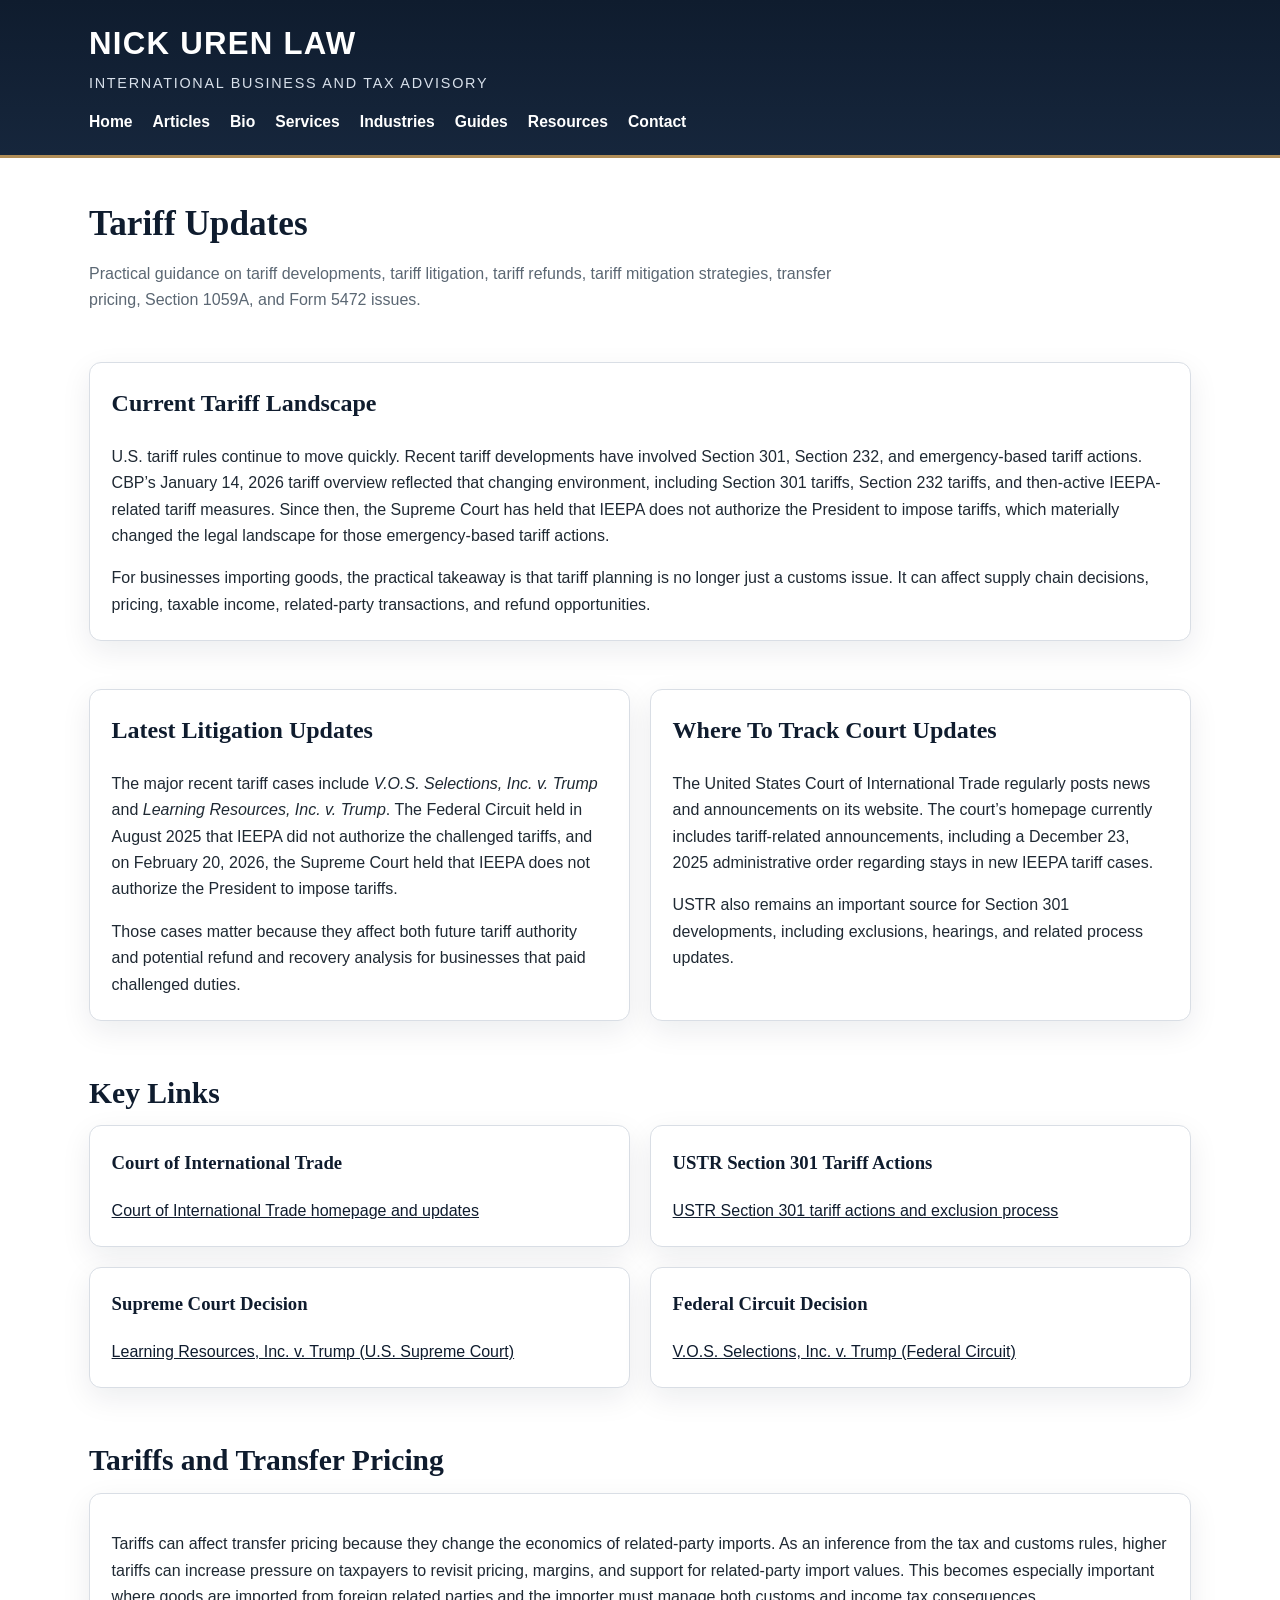
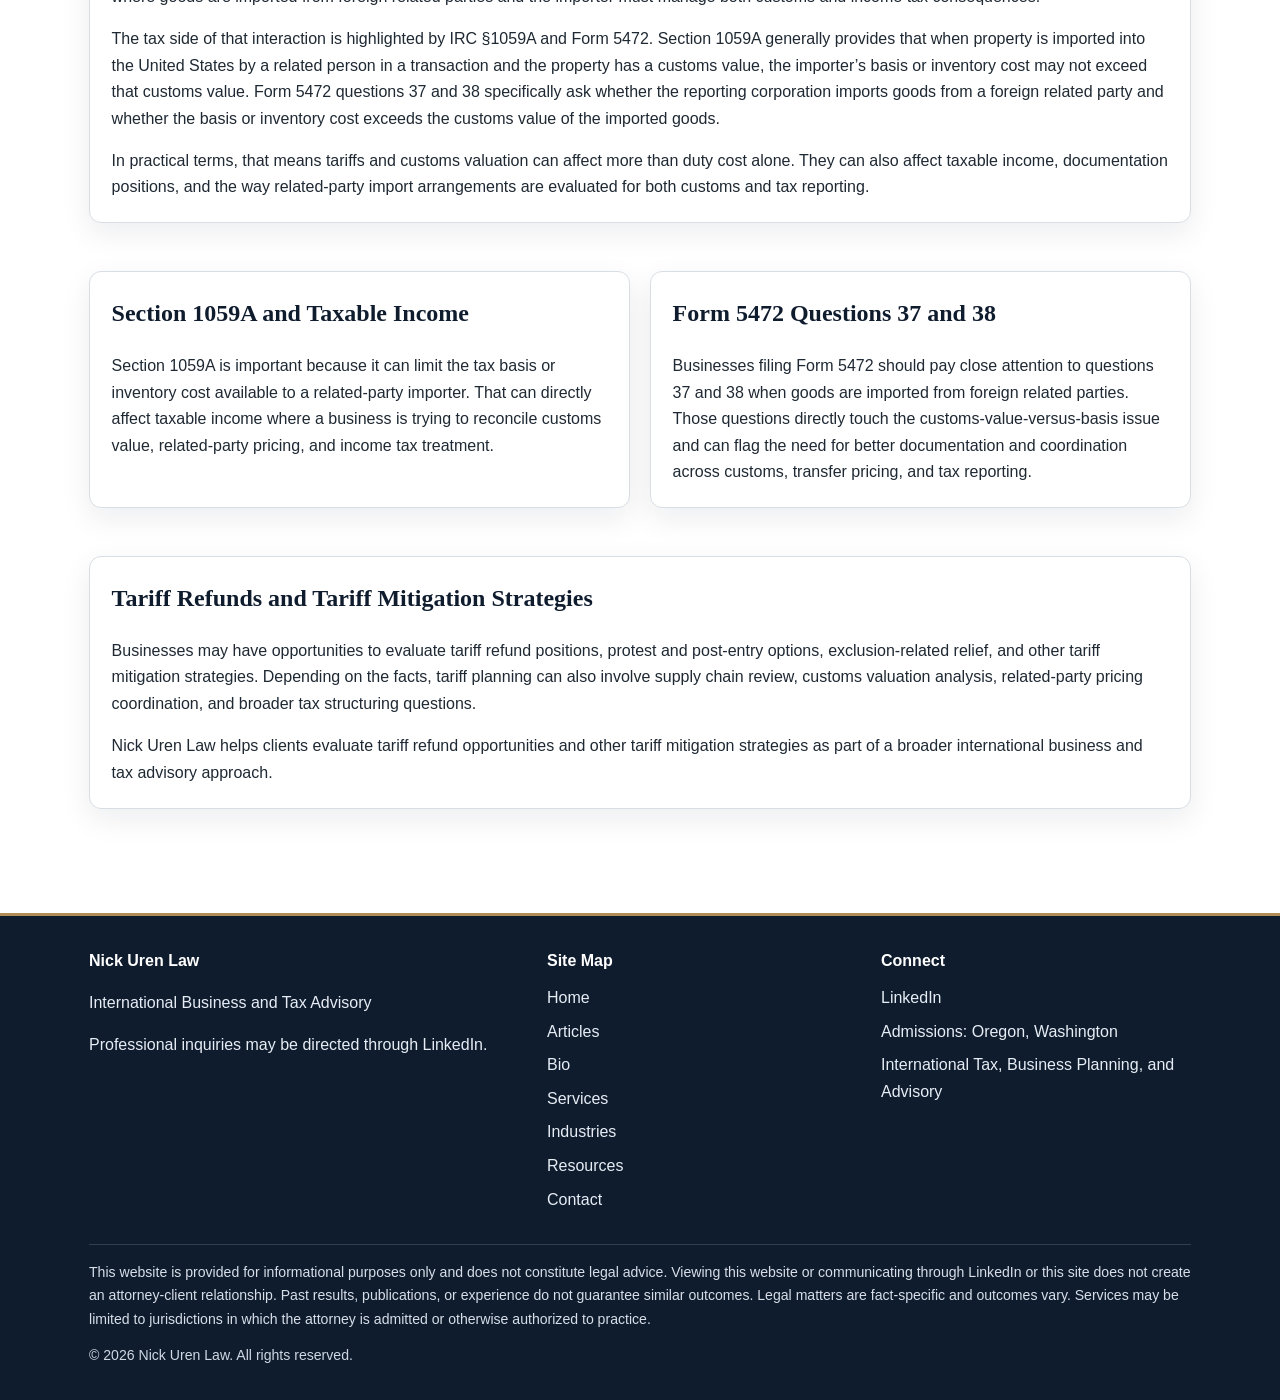
<file: tariff-updates.html>
<!DOCTYPE html>
<html lang="en">
<head>
  <meta charset="UTF-8">
  <meta name="viewport" content="width=device-width, initial-scale=1.0">
  <title>Tariff Updates | Nick Uren Law</title>
  <meta name="description" content="Tariff updates, Section 301, Section 232, tariff litigation, Court of International Trade updates, transfer pricing impact, Section 1059A, Form 5472, tariff refunds, and tariff mitigation strategies.">
  <link rel="stylesheet" href="styles.css">
</head>
<body>

<header class="site-header">
  <div class="header-inner">
    <a href="index.html" class="brand-link">
      <div class="brand-name">Nick Uren Law</div>
      <div class="brand-tagline">International Business and Tax Advisory</div>
    </a>
    <nav class="site-nav">
      <a href="index.html">Home</a>
      <a href="articles.html">Articles</a>
      <a href="bio.html">Bio</a>
      <a href="services.html">Services</a>
      <a href="industries.html">Industries</a>

      <div class="dropdown">
        <a href="#" class="dropdown-toggle">Guides</a>
        <div class="dropdown-menu">
          <a href="small-medium-business-international-tax.html">Small & Medium Business</a>
          <a href="international-tax-issues-for-individuals.html">Individuals</a>
          <a href="outbound-investments.html">Outbound Investments</a>
          <a href="foreign-retirement-and-trust-reporting.html">Retirement & Trust Reporting</a>
          <a href="inbound-guidebook.html">Inbound Guidebook</a>
          <a href="tariff-updates.html">Tariff Updates</a>
        </div>
      </div>

      <a href="resources.html">Resources</a>
      <a href="contact.html">Contact</a>
    </nav>
  </div>
</header>

<main class="container">
  <div class="page-header">
    <h1 class="page-title">Tariff Updates</h1>
    <p class="page-subtitle">
      Practical guidance on tariff developments, tariff litigation, tariff refunds, tariff mitigation strategies, transfer pricing, Section 1059A, and Form 5472 issues.
    </p>
  </div>

  <section class="section">
    <div class="card">
      <h2>Current Tariff Landscape</h2>
      <p>
        U.S. tariff rules continue to move quickly. Recent tariff developments have involved Section 301, Section 232, and emergency-based tariff actions. CBP’s January 14, 2026 tariff overview reflected that changing environment, including Section 301 tariffs, Section 232 tariffs, and then-active IEEPA-related tariff measures. Since then, the Supreme Court has held that IEEPA does not authorize the President to impose tariffs, which materially changed the legal landscape for those emergency-based tariff actions.
      </p>
      <p>
        For businesses importing goods, the practical takeaway is that tariff planning is no longer just a customs issue. It can affect supply chain decisions, pricing, taxable income, related-party transactions, and refund opportunities.
      </p>
    </div>
  </section>

  <section class="section">
    <div class="grid-2">
      <div class="card">
        <h2>Latest Litigation Updates</h2>
        <p>
          The major recent tariff cases include <em>V.O.S. Selections, Inc. v. Trump</em> and <em>Learning Resources, Inc. v. Trump</em>. The Federal Circuit held in August 2025 that IEEPA did not authorize the challenged tariffs, and on February 20, 2026, the Supreme Court held that IEEPA does not authorize the President to impose tariffs.
        </p>
        <p>
          Those cases matter because they affect both future tariff authority and potential refund and recovery analysis for businesses that paid challenged duties.
        </p>
      </div>

      <div class="card">
        <h2>Where To Track Court Updates</h2>
        <p>
          The United States Court of International Trade regularly posts news and announcements on its website. The court’s homepage currently includes tariff-related announcements, including a December 23, 2025 administrative order regarding stays in new IEEPA tariff cases.
        </p>
        <p>
          USTR also remains an important source for Section 301 developments, including exclusions, hearings, and related process updates.
        </p>
      </div>
    </div>
  </section>

  <section class="section">
    <h2 class="section-title">Key Links</h2>
    <div class="grid-2">
      <div class="card">
        <h3>Court of International Trade</h3>
        <p><a href="https://www.cit.uscourts.gov/" target="_blank">Court of International Trade homepage and updates</a></p>
      </div>
      <div class="card">
        <h3>USTR Section 301 Tariff Actions</h3>
        <p><a href="https://ustr.gov/issue-areas/enforcement/section-301-investigations/tariff-actions" target="_blank">USTR Section 301 tariff actions and exclusion process</a></p>
      </div>
      <div class="card">
        <h3>Supreme Court Decision</h3>
        <p><a href="https://www.supremecourt.gov/opinions/25pdf/24-1287_4gcj.pdf" target="_blank">Learning Resources, Inc. v. Trump (U.S. Supreme Court)</a></p>
      </div>
      <div class="card">
        <h3>Federal Circuit Decision</h3>
        <p><a href="https://www.cafc.uscourts.gov/opinions-orders/25-1812.OPINION.8-29-2025_2566151.pdf" target="_blank">V.O.S. Selections, Inc. v. Trump (Federal Circuit)</a></p>
      </div>
    </div>
  </section>

  <section class="section">
    <h2 class="section-title">Tariffs and Transfer Pricing</h2>
    <div class="card">
      <p>
        Tariffs can affect transfer pricing because they change the economics of related-party imports. As an inference from the tax and customs rules, higher tariffs can increase pressure on taxpayers to revisit pricing, margins, and support for related-party import values. This becomes especially important where goods are imported from foreign related parties and the importer must manage both customs and income tax consequences.
      </p>
      <p>
        The tax side of that interaction is highlighted by IRC §1059A and Form 5472. Section 1059A generally provides that when property is imported into the United States by a related person in a transaction and the property has a customs value, the importer’s basis or inventory cost may not exceed that customs value. Form 5472 questions 37 and 38 specifically ask whether the reporting corporation imports goods from a foreign related party and whether the basis or inventory cost exceeds the customs value of the imported goods.
      </p>
      <p>
        In practical terms, that means tariffs and customs valuation can affect more than duty cost alone. They can also affect taxable income, documentation positions, and the way related-party import arrangements are evaluated for both customs and tax reporting.
      </p>
    </div>
  </section>

  <section class="section">
    <div class="grid-2">
      <div class="card">
        <h2>Section 1059A and Taxable Income</h2>
        <p>
          Section 1059A is important because it can limit the tax basis or inventory cost available to a related-party importer. That can directly affect taxable income where a business is trying to reconcile customs value, related-party pricing, and income tax treatment.
        </p>
      </div>

      <div class="card">
        <h2>Form 5472 Questions 37 and 38</h2>
        <p>
          Businesses filing Form 5472 should pay close attention to questions 37 and 38 when goods are imported from foreign related parties. Those questions directly touch the customs-value-versus-basis issue and can flag the need for better documentation and coordination across customs, transfer pricing, and tax reporting.
        </p>
      </div>
    </div>
  </section>

  <section class="section">
    <div class="card">
      <h2>Tariff Refunds and Tariff Mitigation Strategies</h2>
      <p>
        Businesses may have opportunities to evaluate tariff refund positions, protest and post-entry options, exclusion-related relief, and other tariff mitigation strategies. Depending on the facts, tariff planning can also involve supply chain review, customs valuation analysis, related-party pricing coordination, and broader tax structuring questions.
      </p>
      <p>
        Nick Uren Law helps clients evaluate tariff refund opportunities and other tariff mitigation strategies as part of a broader international business and tax advisory approach.
      </p>
    </div>
  </section>
</main>

<footer class="site-footer">
  <div class="footer-inner">
    <div class="footer-grid">
      <div>
        <h4>Nick Uren Law</h4>
        <p>International Business and Tax Advisory</p>
        <p>Professional inquiries may be directed through LinkedIn.</p>
      </div>
      <div>
        <h4>Site Map</h4>
        <ul class="footer-links">
          <li><a href="index.html">Home</a></li>
          <li><a href="articles.html">Articles</a></li>
          <li><a href="bio.html">Bio</a></li>
          <li><a href="services.html">Services</a></li>
          <li><a href="industries.html">Industries</a></li>
          <li><a href="resources.html">Resources</a></li>
          <li><a href="contact.html">Contact</a></li>
        </ul>
      </div>
      <div>
        <h4>Connect</h4>
        <ul class="footer-meta">
          <li><a href="https://www.linkedin.com/in/nickuren/" target="_blank">LinkedIn</a></li>
          <li>Admissions: Oregon, Washington</li>
          <li>International Tax, Business Planning, and Advisory</li>
        </ul>
      </div>
    </div>

    <div class="disclaimer">
      This website is provided for informational purposes only and does not constitute legal advice. Viewing this website or communicating through LinkedIn or this site does not create an attorney-client relationship. Past results, publications, or experience do not guarantee similar outcomes. Legal matters are fact-specific and outcomes vary. Services may be limited to jurisdictions in which the attorney is admitted or otherwise authorized to practice.
    </div>

    <div class="copyright">
      &copy; 2026 Nick Uren Law. All rights reserved.
    </div>
  </div>
</footer>

</body>
</html>
</file>
<file: styles.css>
:root {
  --navy: #0f1c2e;
  --navy-2: #16263c;
  --gold: #b08d57;
  --gold-light: #d7c19a;
  --text: #1f2933;
  --muted: #5b6773;
  --line: #d9dee5;
  --soft: #f5f7fa;
  --white: #ffffff;
  --shadow: 0 10px 30px rgba(15, 28, 46, 0.08);
}

* {
  box-sizing: border-box;
}

html {
  scroll-behavior: smooth;
}

body {
  margin: 0;
  font-family: Arial, sans-serif;
  color: var(--text);
  background: #ffffff;
  line-height: 1.65;
}

a {
  color: var(--navy);
}

a:hover {
  opacity: 0.85;
}

.site-header {
  background: linear-gradient(180deg, var(--navy), var(--navy-2));
  color: var(--white);
  border-bottom: 3px solid var(--gold);
  position: sticky;
  top: 0;
  z-index: 1000;
}

.header-inner {
  max-width: 1150px;
  margin: 0 auto;
  padding: 1.1rem 1.5rem 0.95rem 1.5rem;
}

.brand-link {
  display: inline-block;
  text-decoration: none;
  color: var(--white);
  margin-bottom: 0.8rem;
}

.brand-name {
  font-size: 1.95rem;
  font-weight: 700;
  letter-spacing: 0.04em;
  text-transform: uppercase;
}

.brand-tagline {
  font-size: 0.9rem;
  color: #d9e1eb;
  letter-spacing: 0.12em;
  text-transform: uppercase;
  margin-top: 0.2rem;
}

.site-nav {
  display: flex;
  flex-wrap: wrap;
  gap: 1rem 1.25rem;
}

.site-nav a {
  color: var(--white);
  text-decoration: none;
  font-weight: 600;
  font-size: 0.98rem;
  padding-bottom: 0.2rem;
  border-bottom: 2px solid transparent;
}

.site-nav a:hover,
.site-nav a.active {
  border-bottom-color: var(--gold-light);
}

.dropdown {
  position: relative;
  display: inline-block;
}

.dropdown-toggle {
  color: var(--white);
  text-decoration: none;
  font-weight: 600;
  font-size: 0.98rem;
  padding-bottom: 0.2rem;
  border-bottom: 2px solid transparent;
  cursor: pointer;
  display: inline-block;
}

.dropdown-toggle:hover {
  border-bottom-color: var(--gold-light);
}

.dropdown-menu {
  display: none;
  position: absolute;
  top: 100%;
  left: 0;
  min-width: 320px;
  background: var(--white);
  border: 1px solid var(--line);
  border-radius: 10px;
  box-shadow: var(--shadow);
  padding: 0.5rem 0;
  z-index: 2000;
}

.dropdown-menu a {
  display: block;
  color: var(--navy);
  text-decoration: none;
  font-weight: 600;
  font-size: 0.95rem;
  padding: 0.75rem 1rem;
  border-bottom: none;
  white-space: normal;
}

.dropdown-menu a:hover {
  background: var(--soft);
  border-bottom: none;
}

.dropdown:hover .dropdown-menu {
  display: block;
}

.container {
  max-width: 1150px;
  margin: 0 auto;
  padding: 2.5rem 1.5rem;
}

.hero {
  display: grid;
  grid-template-columns: 280px 1fr;
  gap: 2.5rem;
  align-items: center;
  padding: 2rem;
  background: linear-gradient(180deg, #ffffff, #fbfcfe);
  border: 1px solid var(--line);
  border-radius: 14px;
  box-shadow: var(--shadow);
}

.hero img {
  width: 100%;
  max-width: 280px;
  border-radius: 12px;
  border: 1px solid var(--line);
}

.eyebrow {
  color: var(--gold);
  text-transform: uppercase;
  letter-spacing: 0.12em;
  font-size: 0.85rem;
  font-weight: 700;
}

.hero h1,
.page-title {
  font-family: Georgia, "Times New Roman", serif;
  color: var(--navy);
  line-height: 1.15;
  margin: 0.4rem 0 1rem 0;
}

.hero h1 {
  font-size: 2.5rem;
}

.lead {
  font-size: 1.1rem;
  color: var(--muted);
  max-width: 740px;
}

.hero-actions {
  display: flex;
  flex-wrap: wrap;
  gap: 0.85rem;
  margin-top: 1.25rem;
}

.button-primary,
.button-secondary {
  display: inline-block;
  text-decoration: none;
  padding: 0.85rem 1.15rem;
  border-radius: 8px;
  font-weight: 700;
}

.button-primary {
  background: var(--navy);
  color: var(--white);
}

.button-secondary {
  background: var(--soft);
  color: var(--navy);
  border: 1px solid var(--line);
}

.credential-strip {
  display: grid;
  grid-template-columns: repeat(4, 1fr);
  gap: 1rem;
  margin-top: 1.5rem;
}

.credential {
  background: var(--soft);
  border: 1px solid var(--line);
  border-radius: 10px;
  padding: 1rem;
  font-size: 0.96rem;
  color: var(--navy);
  font-weight: 600;
}

.section {
  margin-top: 3rem;
}

.section-title {
  font-family: Georgia, "Times New Roman", serif;
  color: var(--navy);
  font-size: 1.85rem;
  margin-bottom: 0.5rem;
}

.section-intro {
  color: var(--muted);
  max-width: 760px;
  margin-bottom: 1.35rem;
}

.grid-3 {
  display: grid;
  grid-template-columns: repeat(3, 1fr);
  gap: 1.25rem;
}

.grid-2 {
  display: grid;
  grid-template-columns: repeat(2, 1fr);
  gap: 1.25rem;
}

.card {
  background: var(--white);
  border: 1px solid var(--line);
  border-radius: 12px;
  padding: 1.35rem;
  box-shadow: var(--shadow);
}

.card h3,
.card h2 {
  margin-top: 0;
  color: var(--navy);
  font-family: Georgia, "Times New Roman", serif;
}

.card p:last-child {
  margin-bottom: 0;
}

.list-clean {
  margin: 0;
  padding-left: 1.1rem;
}

.band {
  background: var(--soft);
  border-top: 1px solid var(--line);
  border-bottom: 1px solid var(--line);
}

.quote-box {
  background: #fcfbf8;
  border-left: 4px solid var(--gold);
  border-radius: 10px;
  padding: 1.25rem;
  color: var(--muted);
}

.site-footer {
  margin-top: 4rem;
  background: var(--navy);
  color: #e7edf5;
  border-top: 3px solid var(--gold);
}

.footer-inner {
  max-width: 1150px;
  margin: 0 auto;
  padding: 2rem 1.5rem;
}

.footer-grid {
  display: grid;
  grid-template-columns: 1.4fr 1fr 1fr;
  gap: 1.5rem;
}

.site-footer h4 {
  margin-top: 0;
  margin-bottom: 0.7rem;
  color: #ffffff;
  font-size: 1rem;
}

.site-footer a {
  color: #e7edf5;
  text-decoration: none;
}

.site-footer a:hover {
  text-decoration: underline;
}

.footer-links,
.footer-meta {
  list-style: none;
  padding: 0;
  margin: 0;
}

.footer-links li,
.footer-meta li {
  margin-bottom: 0.45rem;
}

.disclaimer {
  margin-top: 1.5rem;
  padding-top: 1rem;
  border-top: 1px solid rgba(255,255,255,0.15);
  font-size: 0.88rem;
  color: #d7dee8;
}

.copyright {
  margin-top: 0.85rem;
  font-size: 0.88rem;
  color: #cfd7e3;
}

.page-header {
  margin-bottom: 1.5rem;
}

.page-title {
  font-size: 2.2rem;
  margin-bottom: 0.65rem;
}

.page-subtitle {
  color: var(--muted);
  max-width: 760px;
}

@media (max-width: 920px) {
  .hero,
  .grid-3,
  .grid-2,
  .credential-strip,
  .footer-grid {
    grid-template-columns: 1fr;
  }

  .hero {
    padding: 1.5rem;
  }

  .hero h1 {
    font-size: 2rem;
  }

  .header-inner,
  .container,
  .footer-inner {
    padding-left: 1rem;
    padding-right: 1rem;
  }
}
</file>
